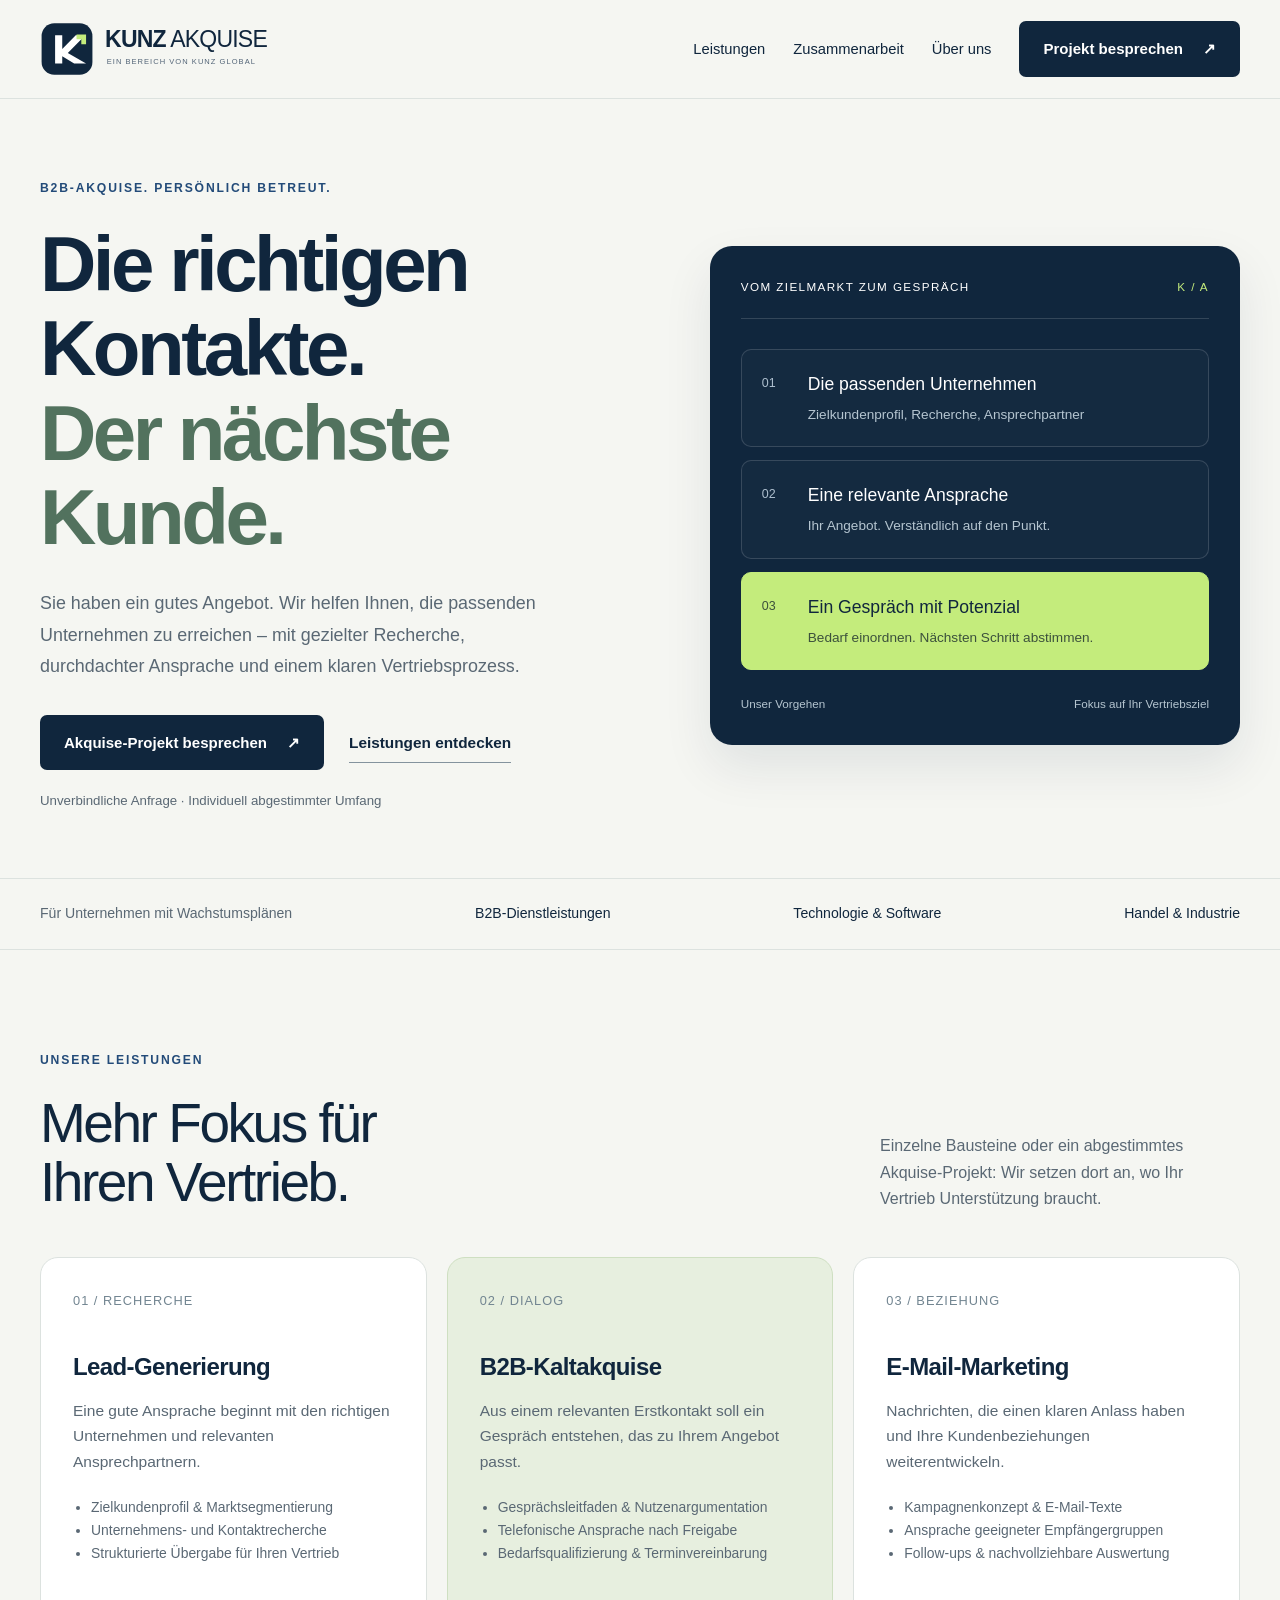
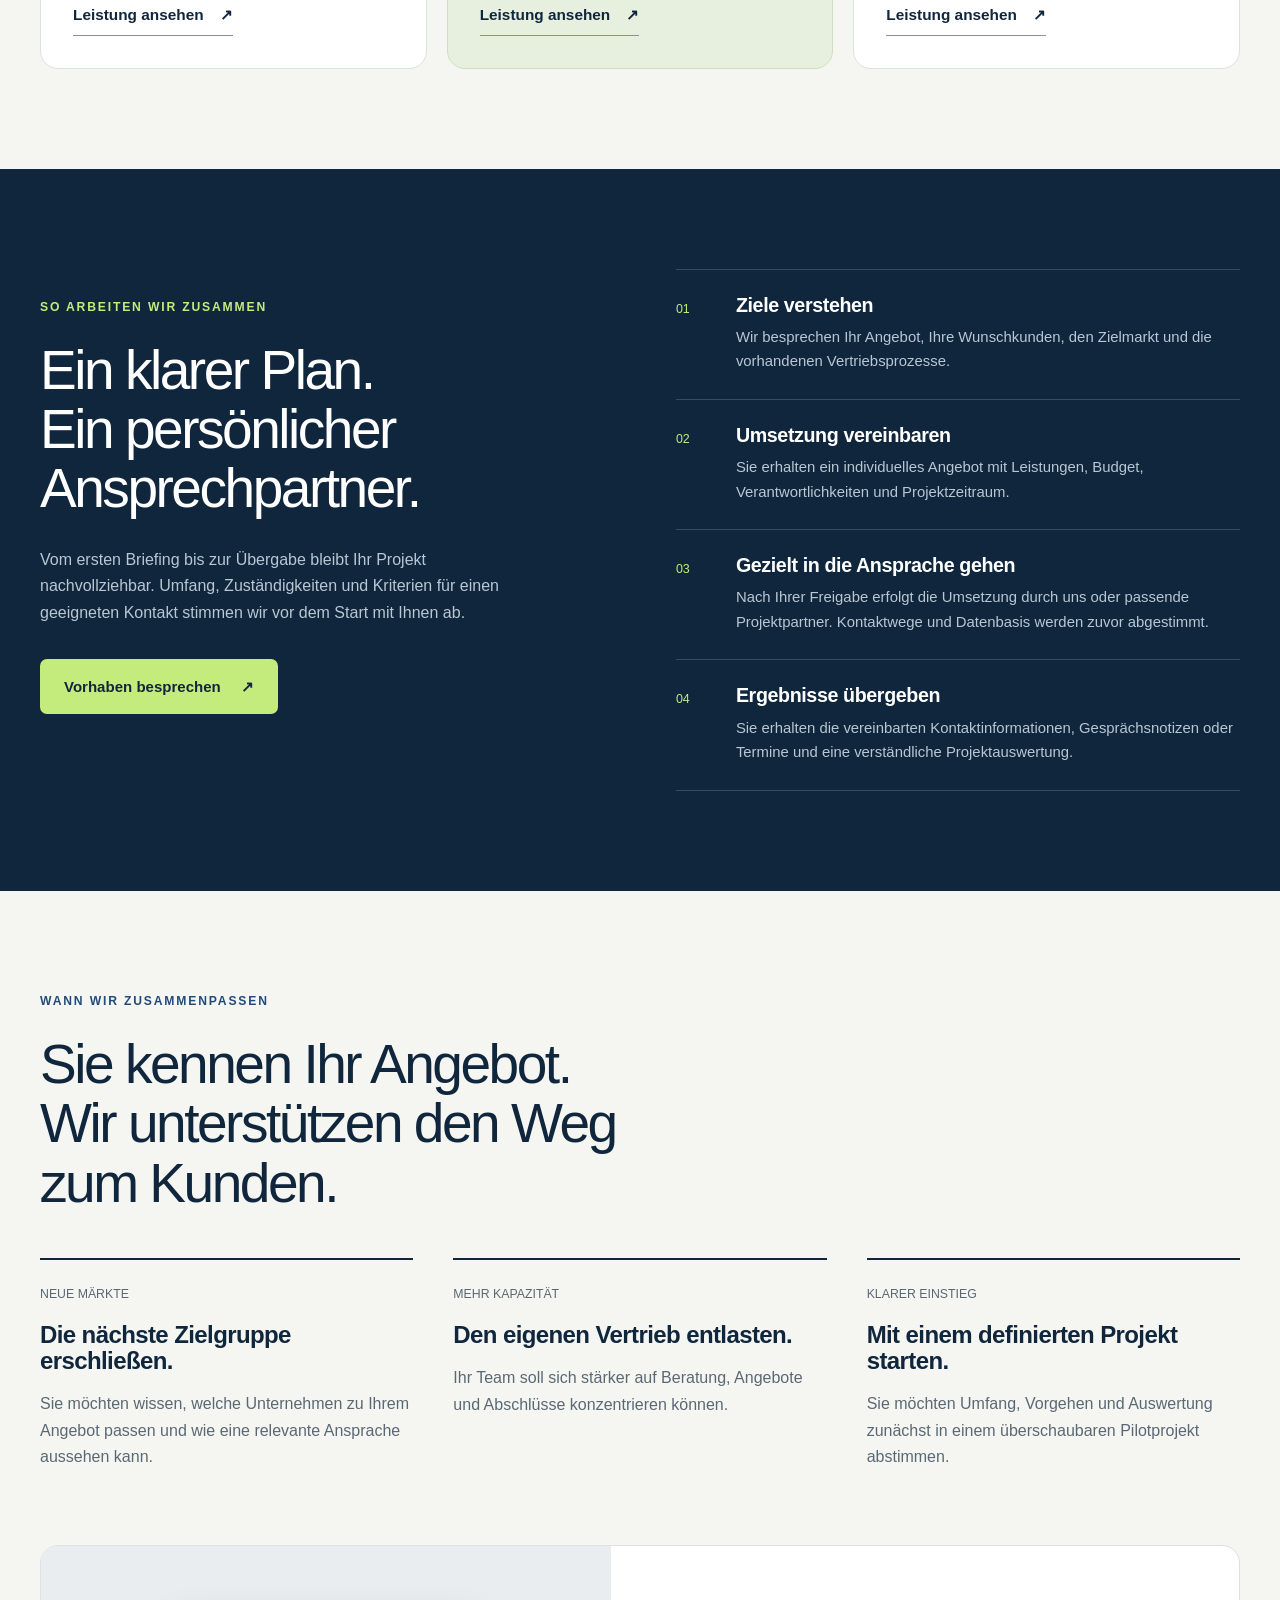
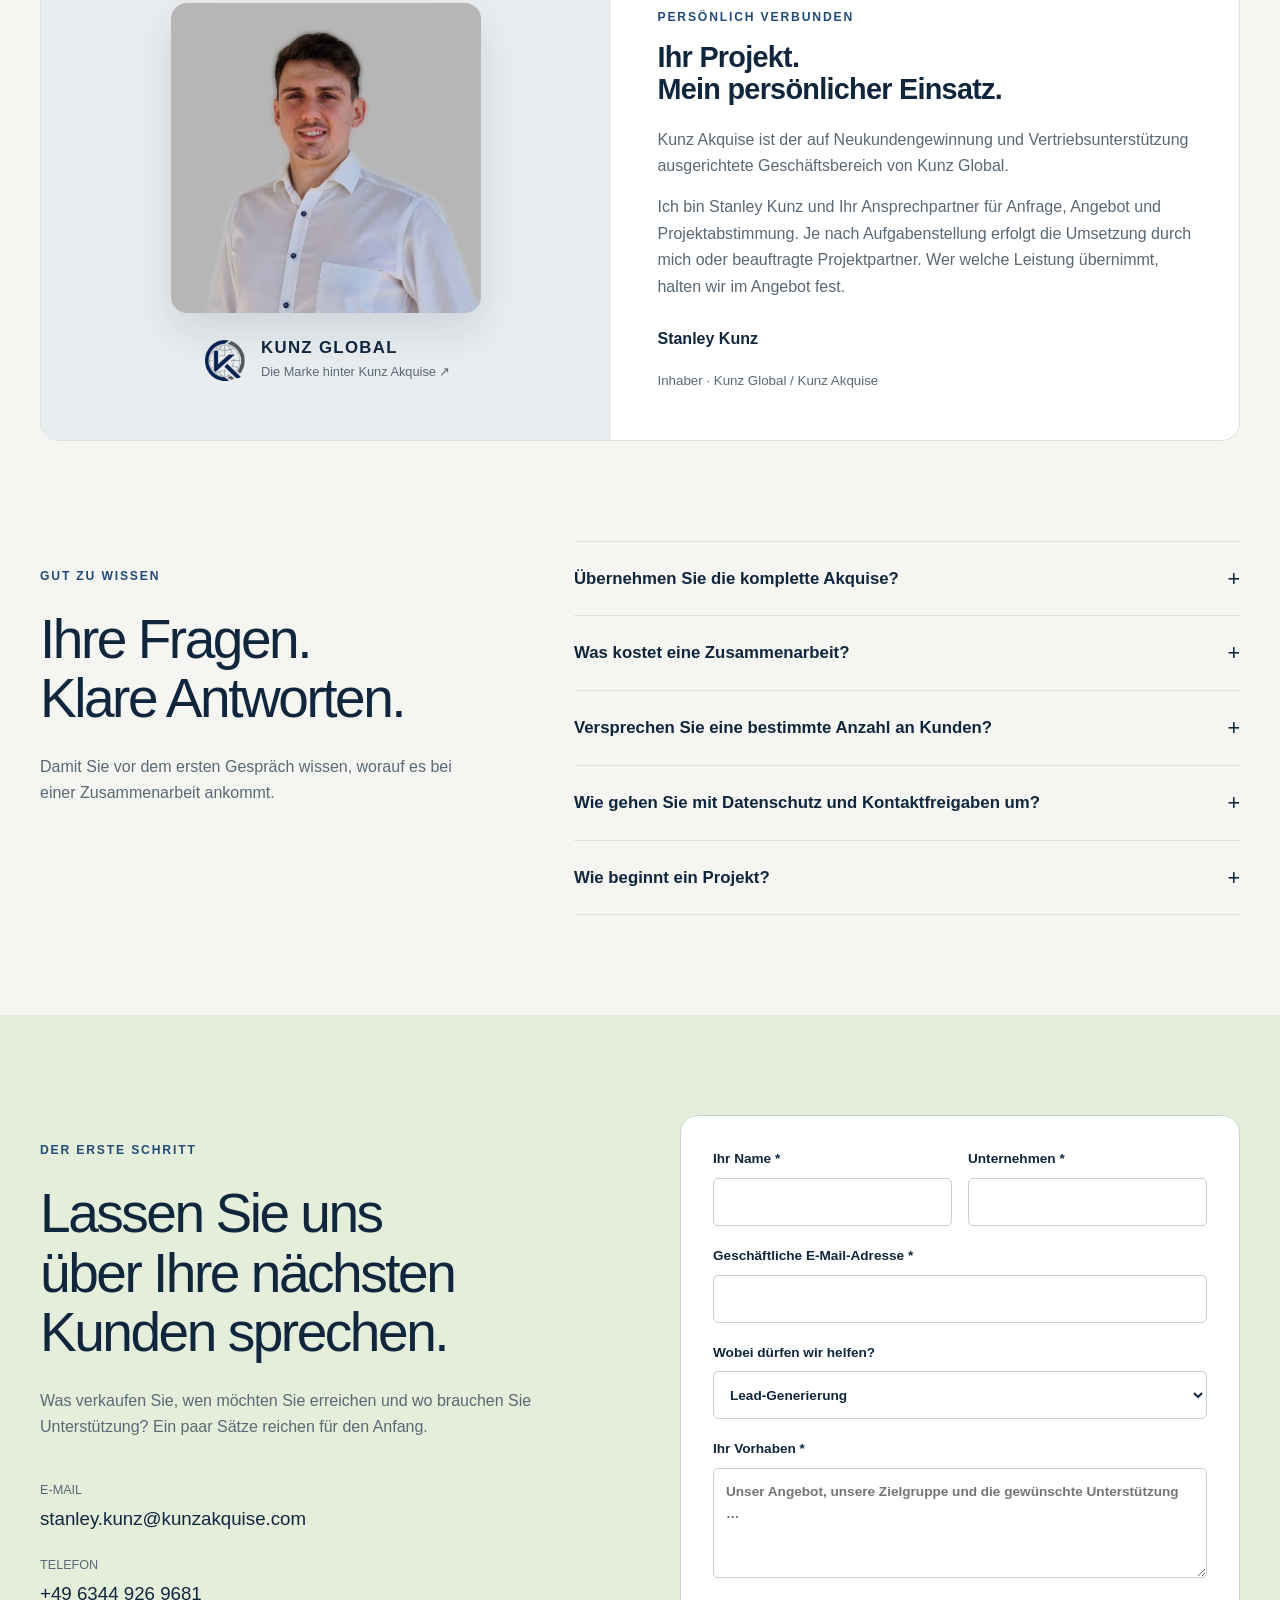
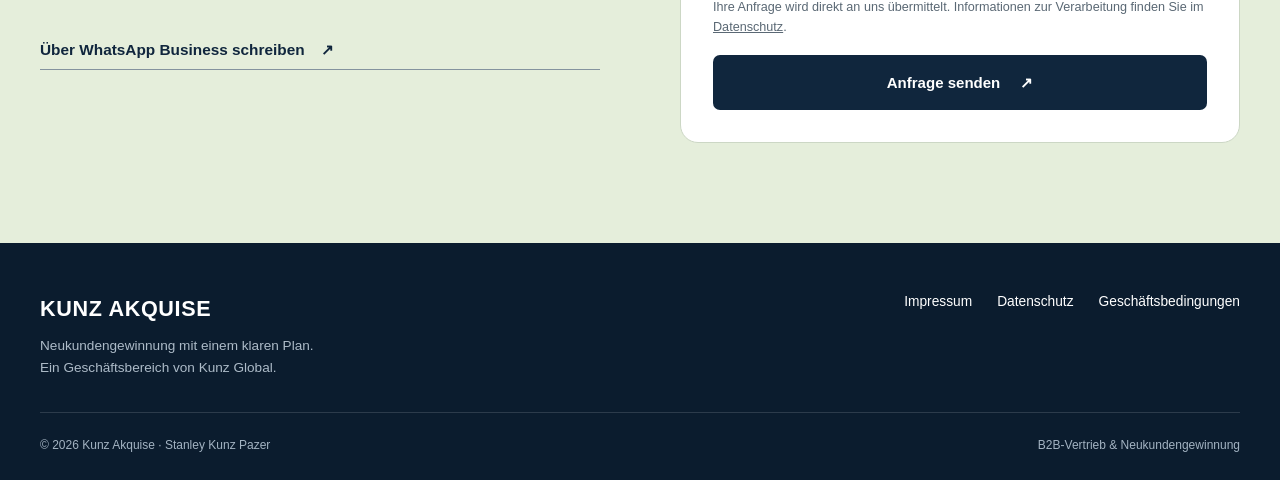
<file: index.html>
<!doctype html>
<html lang="de"><head><meta charset="utf-8"><meta name="viewport" content="width=device-width, initial-scale=1"><title>Kunz Akquise — B2B-Neukundengewinnung & Vertrieb</title><meta name="description" content="Zielkunden finden, relevante Gespräche anstoßen, Vertrieb unterstützen. Kunz Akquise: Lead-Generierung, B2B-Kaltakquise und E-Mail-Marketing. Ein Geschäftsbereich von Kunz Global."><meta name="theme-color" content="#10263d"><link rel="canonical" href="https://kunzakquise.com/"><link rel="icon" href="assets/favicon.svg" type="image/svg+xml"><link rel="stylesheet" href="assets/styles.css"><script src="assets/site.js" defer></script></head>
<body><a class="skip" href="#inhalt">Zum Inhalt</a>
<header class="site-header"><nav class="nav wrap" aria-label="Hauptnavigation"><a class="brand" href="index.html" aria-label="Kunz Akquise Startseite"><img src="assets/kunz-akquise.svg" width="340" height="72" alt="Kunz Akquise — ein Geschäftsbereich von Kunz Global"></a><button class="menu-toggle" type="button" aria-expanded="false" aria-controls="navigation">Menü</button><div class="nav-links" id="navigation"><a href="#leistungen">Leistungen</a><a href="#ablauf">Zusammenarbeit</a><a href="#ueber-uns">Über uns</a><a class="btn" href="#kontakt">Projekt besprechen <span aria-hidden="true">↗</span></a></div></nav></header>
<main id="inhalt"><section class="hero"><div class="wrap hero-grid"><div><p class="eyebrow">B2B-Akquise. Persönlich betreut.</p><h1>Die richtigen<br>Kontakte.<br><span>Der nächste<br>Kunde.</span></h1><p class="intro">Sie haben ein gutes Angebot. Wir helfen Ihnen, die passenden Unternehmen zu erreichen – mit gezielter Recherche, durchdachter Ansprache und einem klaren Vertriebsprozess.</p><div class="actions"><a class="btn" href="#kontakt">Akquise-Projekt besprechen <span aria-hidden="true">↗</span></a><a class="text-link" href="#leistungen">Leistungen entdecken</a></div><p class="hero-note">Unverbindliche Anfrage · Individuell abgestimmter Umfang</p></div><div class="process-visual" aria-label="Unser Ansatz: Zielkunden, Ansprache und qualifiziertes Gespräch"><div class="visual-top"><span>VOM ZIELMARKT ZUM GESPRÄCH</span><span>K / A</span></div><div class="journey"><div class="journey-step"><span class="number">01</span><div><strong>Die passenden Unternehmen</strong><p>Zielkundenprofil, Recherche, Ansprechpartner</p></div></div><div class="journey-step"><span class="number">02</span><div><strong>Eine relevante Ansprache</strong><p>Ihr Angebot. Verständlich auf den Punkt.</p></div></div><div class="journey-step"><span class="number">03</span><div><strong>Ein Gespräch mit Potenzial</strong><p>Bedarf einordnen. Nächsten Schritt abstimmen.</p></div></div></div><div class="visual-bottom"><span>Unser Vorgehen</span><span>Fokus auf Ihr Vertriebsziel</span></div></div></div></section>
<div class="strip"><div class="wrap strip-inner"><span>Für Unternehmen mit Wachstumsplänen</span><strong>B2B-Dienstleistungen</strong><strong>Technologie & Software</strong><strong>Handel & Industrie</strong></div></div>
<section class="section" id="leistungen"><div class="wrap"><p class="eyebrow">Unsere Leistungen</p><div class="section-top"><h2>Mehr Fokus für<br>Ihren Vertrieb.</h2><p>Einzelne Bausteine oder ein abgestimmtes Akquise-Projekt: Wir setzen dort an, wo Ihr Vertrieb Unterstützung braucht.</p></div><div class="services"><article class="service"><span class="service-no">01 / RECHERCHE</span><h3>Lead-Generierung</h3><p>Eine gute Ansprache beginnt mit den richtigen Unternehmen und relevanten Ansprechpartnern.</p><ul><li>Zielkundenprofil & Marktsegmentierung</li><li>Unternehmens- und Kontaktrecherche</li><li>Strukturierte Übergabe für Ihren Vertrieb</li></ul><a class="text-link" href="lead-generierung.html">Leistung ansehen <span aria-hidden="true">↗</span></a></article><article class="service featured"><span class="service-no">02 / DIALOG</span><h3>B2B-Kaltakquise</h3><p>Aus einem relevanten Erstkontakt soll ein Gespräch entstehen, das zu Ihrem Angebot passt.</p><ul><li>Gesprächsleitfaden & Nutzenargumentation</li><li>Telefonische Ansprache nach Freigabe</li><li>Bedarfsqualifizierung & Terminvereinbarung</li></ul><a class="text-link" href="b2b-kaltakquise.html">Leistung ansehen <span aria-hidden="true">↗</span></a></article><article class="service"><span class="service-no">03 / BEZIEHUNG</span><h3>E-Mail-Marketing</h3><p>Nachrichten, die einen klaren Anlass haben und Ihre Kundenbeziehungen weiterentwickeln.</p><ul><li>Kampagnenkonzept & E-Mail-Texte</li><li>Ansprache geeigneter Empfängergruppen</li><li>Follow-ups & nachvollziehbare Auswertung</li></ul><a class="text-link" href="email-marketing.html">Leistung ansehen <span aria-hidden="true">↗</span></a></article></div></div></section>
<section class="section dark" id="ablauf"><div class="wrap method-grid"><div class="method-copy"><p class="eyebrow">So arbeiten wir zusammen</p><h2>Ein klarer Plan.<br>Ein persönlicher<br>Ansprechpartner.</h2><p>Vom ersten Briefing bis zur Übergabe bleibt Ihr Projekt nachvollziehbar. Umfang, Zuständigkeiten und Kriterien für einen geeigneten Kontakt stimmen wir vor dem Start mit Ihnen ab.</p><div class="actions"><a class="btn light" href="#kontakt">Vorhaben besprechen <span aria-hidden="true">↗</span></a></div></div><ol class="steps"><li><div><h3>Ziele verstehen</h3><p>Wir besprechen Ihr Angebot, Ihre Wunschkunden, den Zielmarkt und die vorhandenen Vertriebsprozesse.</p></div></li><li><div><h3>Umsetzung vereinbaren</h3><p>Sie erhalten ein individuelles Angebot mit Leistungen, Budget, Verantwortlichkeiten und Projektzeitraum.</p></div></li><li><div><h3>Gezielt in die Ansprache gehen</h3><p>Nach Ihrer Freigabe erfolgt die Umsetzung durch uns oder passende Projektpartner. Kontaktwege und Datenbasis werden zuvor abgestimmt.</p></div></li><li><div><h3>Ergebnisse übergeben</h3><p>Sie erhalten die vereinbarten Kontaktinformationen, Gesprächsnotizen oder Termine und eine verständliche Projektauswertung.</p></div></li></ol></div></section>
<section class="section"><div class="wrap"><p class="eyebrow">Wann wir zusammenpassen</p><div class="section-top"><h2>Sie kennen Ihr Angebot.<br>Wir unterstützen den Weg<br>zum Kunden.</h2></div><div class="fit-grid"><article class="fit-card"><span>NEUE MÄRKTE</span><h3>Die nächste Zielgruppe erschließen.</h3><p>Sie möchten wissen, welche Unternehmen zu Ihrem Angebot passen und wie eine relevante Ansprache aussehen kann.</p></article><article class="fit-card"><span>MEHR KAPAZITÄT</span><h3>Den eigenen Vertrieb entlasten.</h3><p>Ihr Team soll sich stärker auf Beratung, Angebote und Abschlüsse konzentrieren können.</p></article><article class="fit-card"><span>KLARER EINSTIEG</span><h3>Mit einem definierten Projekt starten.</h3><p>Sie möchten Umfang, Vorgehen und Auswertung zunächst in einem überschaubaren Pilotprojekt abstimmen.</p></article></div>
<div class="partner-panel" id="ueber-uns"><div class="partner-mark"><img class="portrait" src="assets/stanley-kunz.jpg" width="720" height="720" loading="lazy" alt="Stanley Kunz, Inhaber von Kunz Global und Ihr Ansprechpartner bei Kunz Akquise"><a class="partner-brand" href="https://www.kunzglobal.com/" target="_blank" rel="noopener noreferrer" aria-label="Zur Webseite von Kunz Global"><img src="assets/kunz-global.jpeg" width="46" height="46" loading="lazy" alt="Kunz Global Logo"><span><strong>KUNZ GLOBAL</strong><small>Die Marke hinter Kunz Akquise ↗</small></span></a></div><div class="partner-copy"><p class="eyebrow">Persönlich verbunden</p><h3>Ihr Projekt.<br>Mein persönlicher Einsatz.</h3><p>Kunz Akquise ist der auf Neukundengewinnung und Vertriebsunterstützung ausgerichtete Geschäftsbereich von Kunz Global.</p><p>Ich bin Stanley Kunz und Ihr Ansprechpartner für Anfrage, Angebot und Projektabstimmung. Je nach Aufgabenstellung erfolgt die Umsetzung durch mich oder beauftragte Projektpartner. Wer welche Leistung übernimmt, halten wir im Angebot fest.</p><p class="signature">Stanley Kunz</p><small>Inhaber · Kunz Global / Kunz Akquise</small></div></div></div></section>
<section class="section" style="padding-top:0"><div class="wrap faq-layout"><div><p class="eyebrow">Gut zu wissen</p><h2>Ihre Fragen.<br>Klare Antworten.</h2><p>Damit Sie vor dem ersten Gespräch wissen, worauf es bei einer Zusammenarbeit ankommt.</p></div><div class="faqs"><details><summary>Übernehmen Sie die komplette Akquise?</summary><p>Der Umfang richtet sich nach Ihrem Bedarf und den verfügbaren Projektkapazitäten. Möglich sind einzelne Leistungen wie Recherche und Texte oder eine abgestimmte Kombination mit Ansprache und Terminvereinbarung. Die Umsetzung und beteiligte Partner werden im Angebot benannt.</p></details><details><summary>Was kostet eine Zusammenarbeit?</summary><p>Sie erhalten ein individuelles Angebot. Entscheidend sind Zielmarkt, Rechercheaufwand, Kontaktkanäle, Projektumfang und die vereinbarte Auswertung. Leistungen und Vergütung werden vor Projektbeginn schriftlich festgehalten.</p></details><details><summary>Versprechen Sie eine bestimmte Anzahl an Kunden?</summary><p>Nein. Abschlüsse hängen auch von Ihrem Angebot, Markt und Folgeprozess ab. Wir vereinbaren konkrete Leistungen und nachvollziehbare Kriterien, etwa für Zielkontakte oder qualifizierte Termine. Eine Rechercheadresse ist dabei noch kein interessierter Lead.</p></details><details><summary>Wie gehen Sie mit Datenschutz und Kontaktfreigaben um?</summary><p>Vor dem Start werden Datenherkunft, Empfängergruppe und zulässige Kontaktwege geklärt. E-Mail-Marketing setzt eine passende Einwilligung oder eine im Einzelfall einschlägige gesetzliche Ausnahme voraus. Eine öffentlich auffindbare Adresse allein gilt nicht als Freigabe für Werbung.</p></details><details><summary>Wie beginnt ein Projekt?</summary><p>Beschreiben Sie uns Ihr Angebot, Ihre Zielgruppe und Ihren Unterstützungsbedarf. Im Anschluss klären wir die Machbarkeit und erstellen bei passendem Umfang ein Angebot. Ihre Anfrage löst noch keinen kostenpflichtigen Auftrag aus.</p></details></div></div></section>
<section class="section contact" id="kontakt"><div class="wrap contact-grid"><div class="contact-copy"><p class="eyebrow">Der erste Schritt</p><h2>Lassen Sie uns<br>über Ihre nächsten<br>Kunden sprechen.</h2><p>Was verkaufen Sie, wen möchten Sie erreichen und wo brauchen Sie Unterstützung? Ein paar Sätze reichen für den Anfang.</p><div class="contact-links"><a href="mailto:stanley.kunz@kunzakquise.com"><small>E-MAIL</small><strong>stanley.kunz@kunzakquise.com</strong></a><a href="tel:+4963449269681"><small>TELEFON</small><strong>+49 6344 926 9681</strong></a><a class="text-link" href="https://wa.me/4963449269681" target="_blank" rel="noopener noreferrer">Über WhatsApp Business schreiben <span aria-hidden="true">↗</span></a></div></div><form class="contact-form" id="enquiry" action="mailto:stanley.kunz@kunzakquise.com" method="get"><div class="form-row"><label>Ihr Name *<input name="name" autocomplete="name" required maxlength="100"></label><label>Unternehmen *<input name="firma" autocomplete="organization" required maxlength="150"></label></div><label>Geschäftliche E-Mail-Adresse *<input name="email" type="email" autocomplete="email" required maxlength="254"></label><label>Wobei dürfen wir helfen?<select name="leistung"><option>Lead-Generierung</option><option>B2B-Kaltakquise</option><option>E-Mail-Marketing</option><option>Mehrere Leistungen / Beratung</option></select></label><label>Ihr Vorhaben *<textarea name="nachricht" required maxlength="3000" placeholder="Unser Angebot, unsere Zielgruppe und die gewünschte Unterstützung …"></textarea></label><div class="hp" aria-hidden="true"><label>Webseite (bitte frei lassen)<input type="text" name="website" tabindex="-1" autocomplete="off"></label></div><input type="hidden" name="t" value=""><p class="form-note">Ihre Anfrage wird direkt an uns übermittelt. Informationen zur Verarbeitung finden Sie im <a href="datenschutz.html">Datenschutz</a>.</p><button class="btn" type="submit">Anfrage senden <span aria-hidden="true">↗</span></button><p class="form-feedback" id="form-feedback" role="status"></p></form></div></section></main>
<footer class="footer"><div class="wrap"><div class="footer-top"><div><a class="footer-brand" href="index.html">KUNZ AKQUISE</a><p>Neukundengewinnung mit einem klaren Plan.<br>Ein Geschäftsbereich von <a href="https://www.kunzglobal.com/">Kunz Global</a>.</p></div><nav class="footer-links" aria-label="Rechtliche Informationen"><a href="impressum.html">Impressum</a><a href="datenschutz.html">Datenschutz</a><a href="agb.html">Geschäftsbedingungen</a></nav></div><div class="footer-bottom"><span>© 2026 Kunz Akquise · Stanley Kunz Pazer</span><span>B2B-Vertrieb & Neukundengewinnung</span></div></div></footer></body></html>
</file>
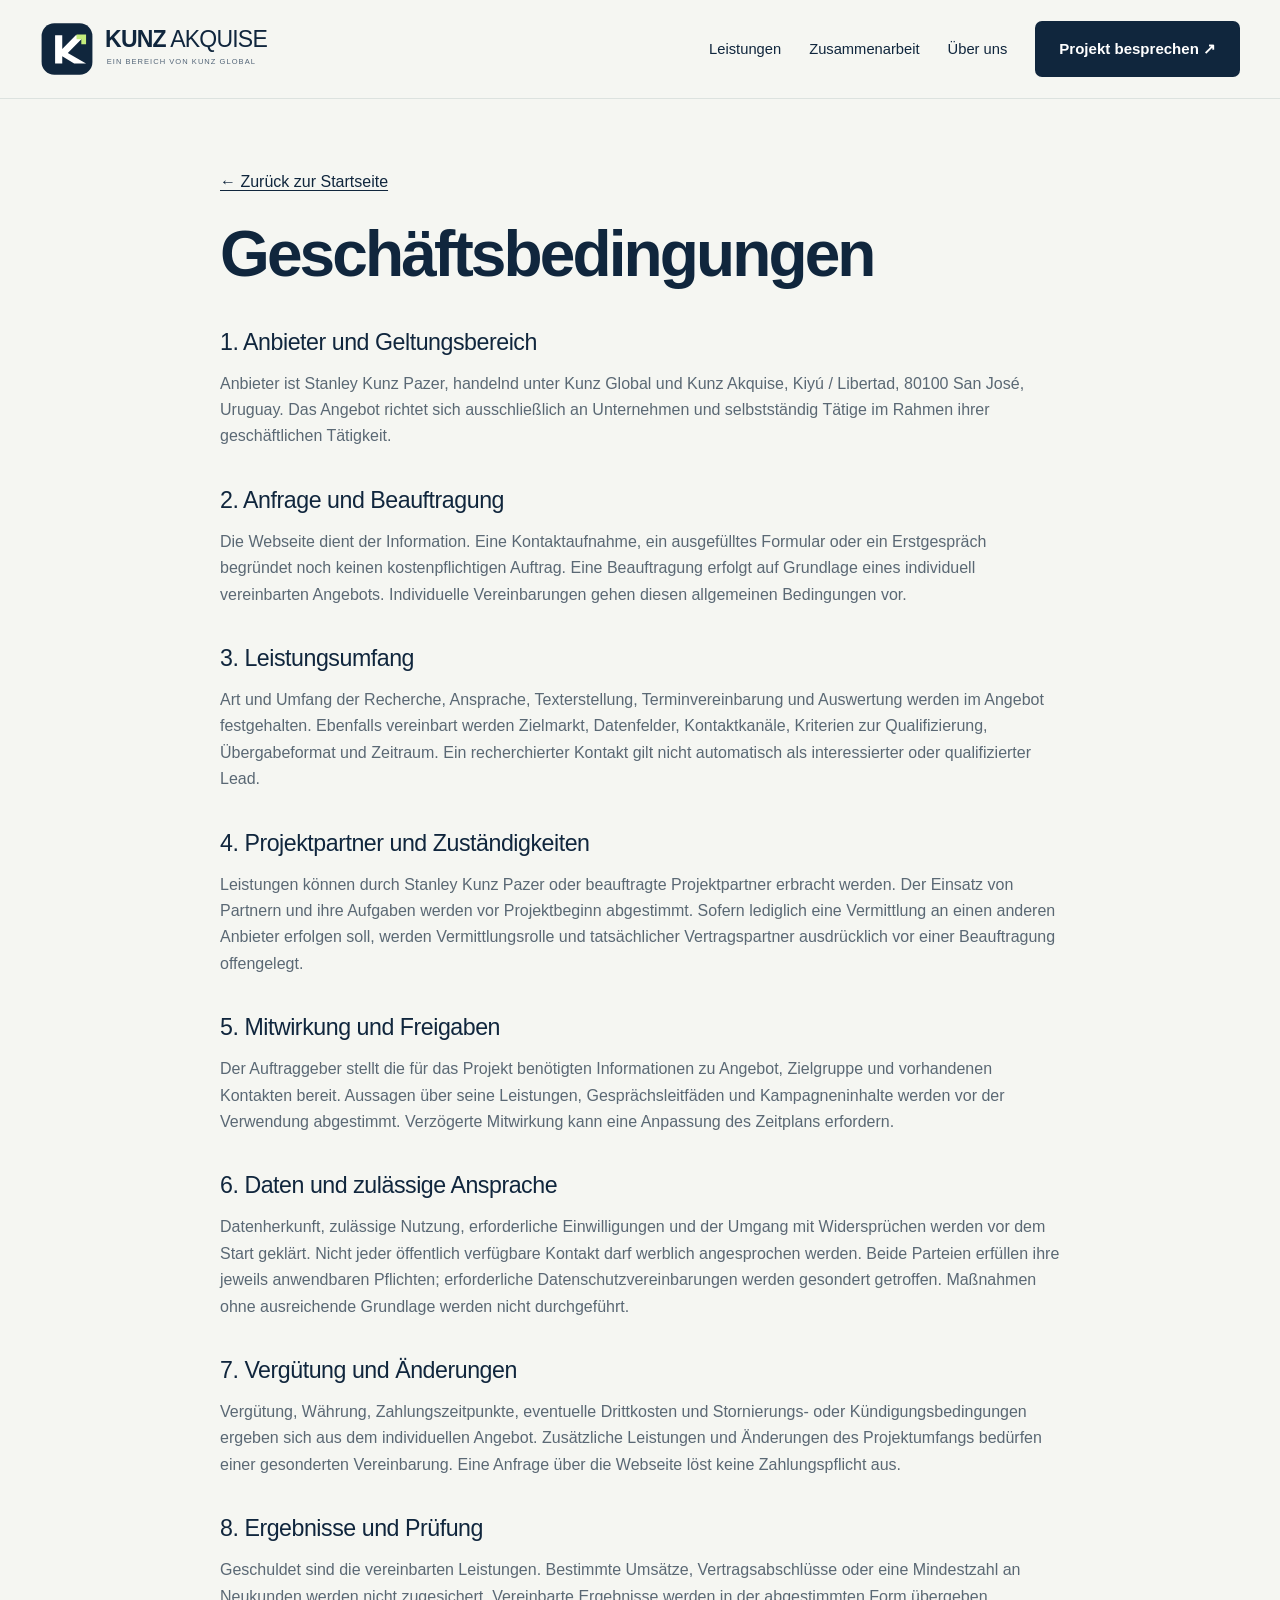
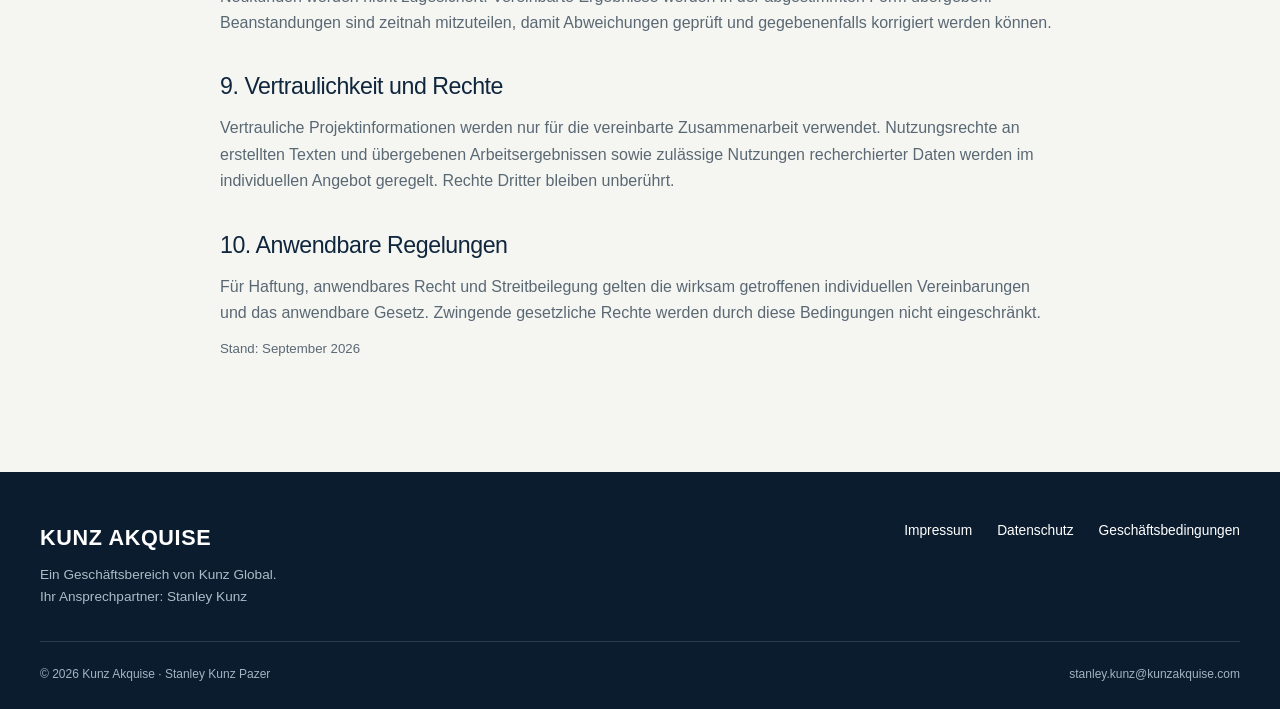
<file: agb.html>
<!doctype html>
<html lang="de"><head><meta charset="utf-8"><meta name="viewport" content="width=device-width, initial-scale=1"><title>Geschäftsbedingungen — Kunz Akquise</title><meta name="description" content="Bedingungen der Zusammenarbeit für B2B-Akquise, Lead-Recherche und E-Mail-Marketing mit Kunz Akquise."><meta name="theme-color" content="#10263d"><link rel="canonical" href="https://kunzakquise.com/agb.html"><link rel="icon" href="assets/favicon.svg" type="image/svg+xml"><link rel="stylesheet" href="assets/styles.css"><script src="assets/site.js" defer></script></head><body><a class="skip" href="#inhalt">Zum Inhalt</a><header class="site-header"><nav class="nav wrap" aria-label="Hauptnavigation"><a class="brand" href="index.html"><img src="assets/kunz-akquise.svg" width="340" height="72" alt="Kunz Akquise — ein Geschäftsbereich von Kunz Global"></a><button class="menu-toggle" type="button" aria-expanded="false" aria-controls="navigation">Menü</button><div class="nav-links" id="navigation"><a href="index.html#leistungen">Leistungen</a><a href="index.html#ablauf">Zusammenarbeit</a><a href="index.html#ueber-uns">Über uns</a><a class="btn" href="index.html#kontakt">Projekt besprechen ↗</a></div></nav></header><main id="inhalt" class="legal wrap"><a href="index.html">← Zurück zur Startseite</a><h1>Geschäftsbedingungen</h1><h2>1. Anbieter und Geltungsbereich</h2><p>Anbieter ist Stanley Kunz Pazer, handelnd unter Kunz Global und Kunz Akquise, Kiyú / Libertad, 80100 San José, Uruguay. Das Angebot richtet sich ausschließlich an Unternehmen und selbstständig Tätige im Rahmen ihrer geschäftlichen Tätigkeit.</p><h2>2. Anfrage und Beauftragung</h2><p>Die Webseite dient der Information. Eine Kontaktaufnahme, ein ausgefülltes Formular oder ein Erstgespräch begründet noch keinen kostenpflichtigen Auftrag. Eine Beauftragung erfolgt auf Grundlage eines individuell vereinbarten Angebots. Individuelle Vereinbarungen gehen diesen allgemeinen Bedingungen vor.</p><h2>3. Leistungsumfang</h2><p>Art und Umfang der Recherche, Ansprache, Texterstellung, Terminvereinbarung und Auswertung werden im Angebot festgehalten. Ebenfalls vereinbart werden Zielmarkt, Datenfelder, Kontaktkanäle, Kriterien zur Qualifizierung, Übergabeformat und Zeitraum. Ein recherchierter Kontakt gilt nicht automatisch als interessierter oder qualifizierter Lead.</p><h2>4. Projektpartner und Zuständigkeiten</h2><p>Leistungen können durch Stanley Kunz Pazer oder beauftragte Projektpartner erbracht werden. Der Einsatz von Partnern und ihre Aufgaben werden vor Projektbeginn abgestimmt. Sofern lediglich eine Vermittlung an einen anderen Anbieter erfolgen soll, werden Vermittlungsrolle und tatsächlicher Vertragspartner ausdrücklich vor einer Beauftragung offengelegt.</p><h2>5. Mitwirkung und Freigaben</h2><p>Der Auftraggeber stellt die für das Projekt benötigten Informationen zu Angebot, Zielgruppe und vorhandenen Kontakten bereit. Aussagen über seine Leistungen, Gesprächsleitfäden und Kampagneninhalte werden vor der Verwendung abgestimmt. Verzögerte Mitwirkung kann eine Anpassung des Zeitplans erfordern.</p><h2>6. Daten und zulässige Ansprache</h2><p>Datenherkunft, zulässige Nutzung, erforderliche Einwilligungen und der Umgang mit Widersprüchen werden vor dem Start geklärt. Nicht jeder öffentlich verfügbare Kontakt darf werblich angesprochen werden. Beide Parteien erfüllen ihre jeweils anwendbaren Pflichten; erforderliche Datenschutzvereinbarungen werden gesondert getroffen. Maßnahmen ohne ausreichende Grundlage werden nicht durchgeführt.</p><h2>7. Vergütung und Änderungen</h2><p>Vergütung, Währung, Zahlungszeitpunkte, eventuelle Drittkosten und Stornierungs- oder Kündigungsbedingungen ergeben sich aus dem individuellen Angebot. Zusätzliche Leistungen und Änderungen des Projektumfangs bedürfen einer gesonderten Vereinbarung. Eine Anfrage über die Webseite löst keine Zahlungspflicht aus.</p><h2>8. Ergebnisse und Prüfung</h2><p>Geschuldet sind die vereinbarten Leistungen. Bestimmte Umsätze, Vertragsabschlüsse oder eine Mindestzahl an Neukunden werden nicht zugesichert. Vereinbarte Ergebnisse werden in der abgestimmten Form übergeben. Beanstandungen sind zeitnah mitzuteilen, damit Abweichungen geprüft und gegebenenfalls korrigiert werden können.</p><h2>9. Vertraulichkeit und Rechte</h2><p>Vertrauliche Projektinformationen werden nur für die vereinbarte Zusammenarbeit verwendet. Nutzungsrechte an erstellten Texten und übergebenen Arbeitsergebnissen sowie zulässige Nutzungen recherchierter Daten werden im individuellen Angebot geregelt. Rechte Dritter bleiben unberührt.</p><h2>10. Anwendbare Regelungen</h2><p>Für Haftung, anwendbares Recht und Streitbeilegung gelten die wirksam getroffenen individuellen Vereinbarungen und das anwendbare Gesetz. Zwingende gesetzliche Rechte werden durch diese Bedingungen nicht eingeschränkt.</p><p class="date">Stand: September 2026</p></main><footer class="footer"><div class="wrap"><div class="footer-top"><div><a class="footer-brand" href="index.html">KUNZ AKQUISE</a><p>Ein Geschäftsbereich von <a href="https://www.kunzglobal.com/">Kunz Global</a>.<br>Ihr Ansprechpartner: Stanley Kunz</p></div><nav class="footer-links" aria-label="Rechtliche Informationen"><a href="impressum.html">Impressum</a><a href="datenschutz.html">Datenschutz</a><a href="agb.html">Geschäftsbedingungen</a></nav></div><div class="footer-bottom"><span>© 2026 Kunz Akquise · Stanley Kunz Pazer</span><a href="mailto:stanley.kunz@kunzakquise.com">stanley.kunz@kunzakquise.com</a></div></div></footer></body></html>
</file>
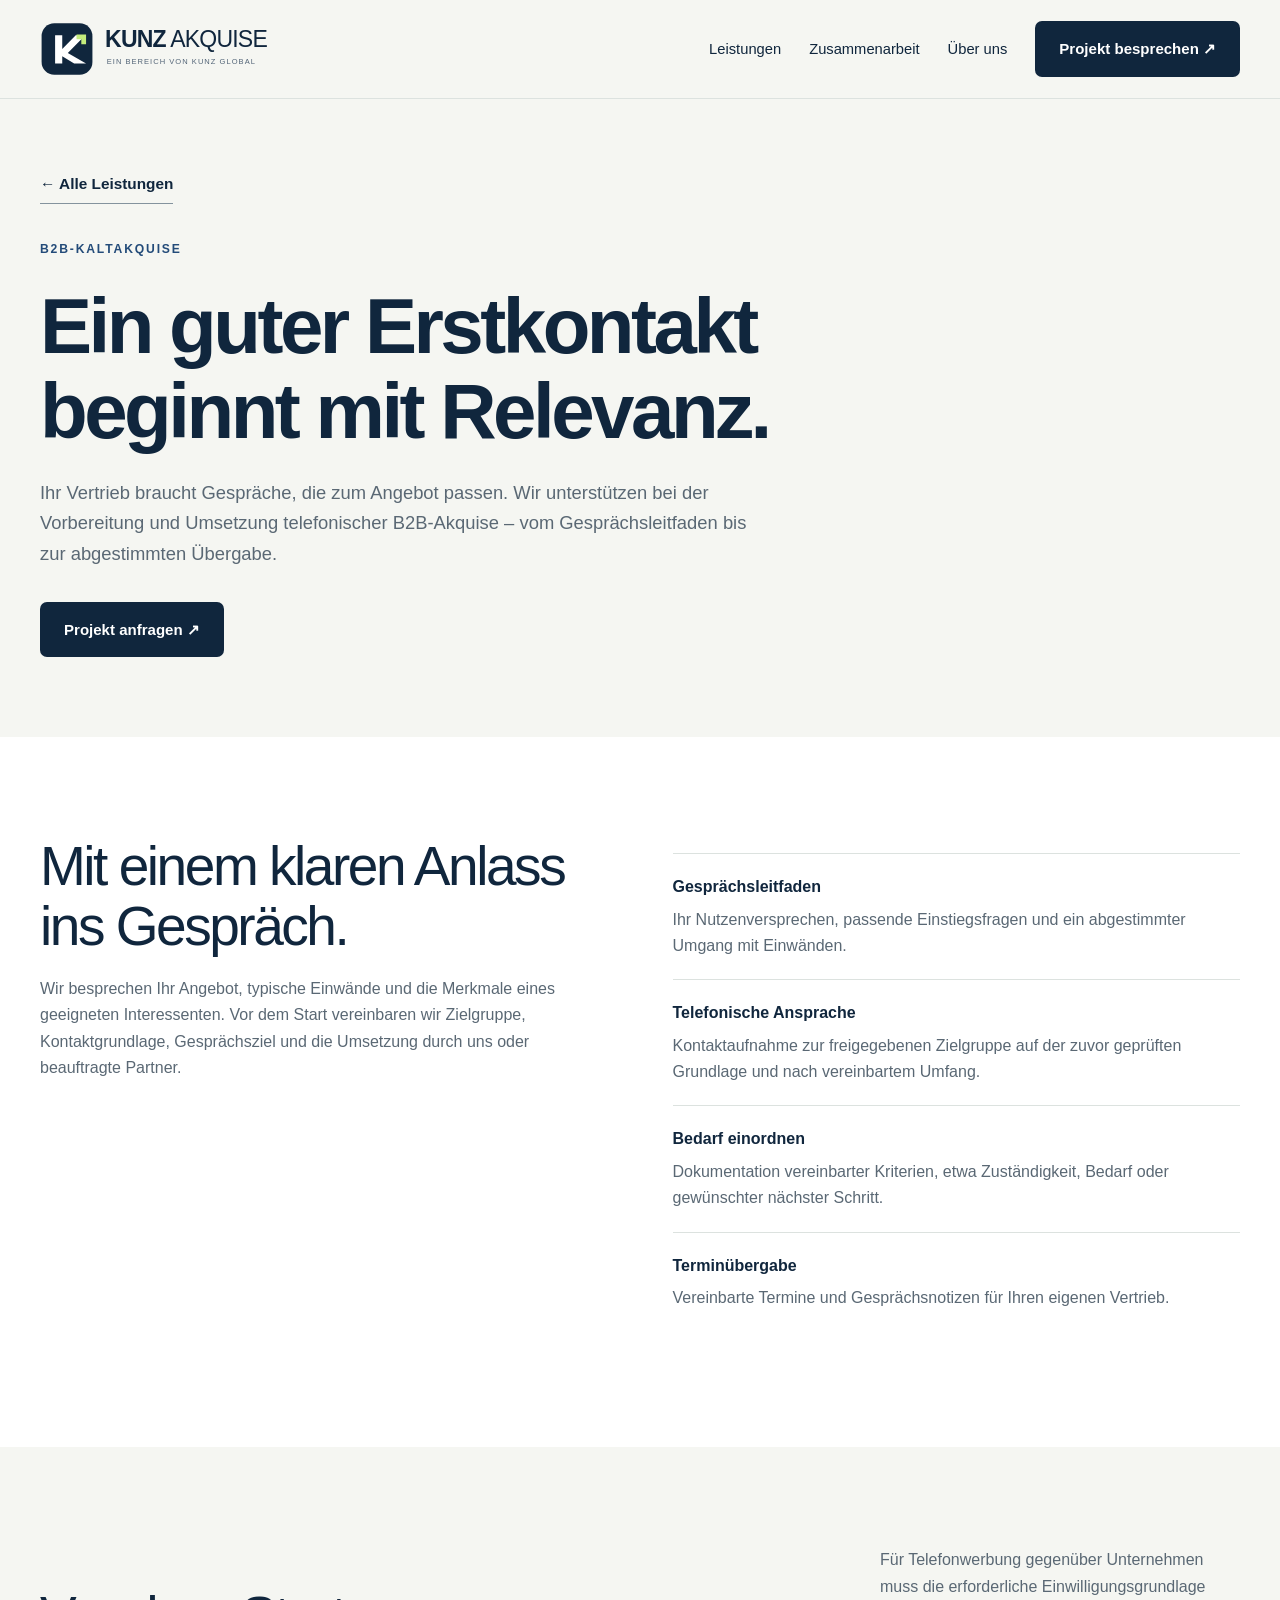
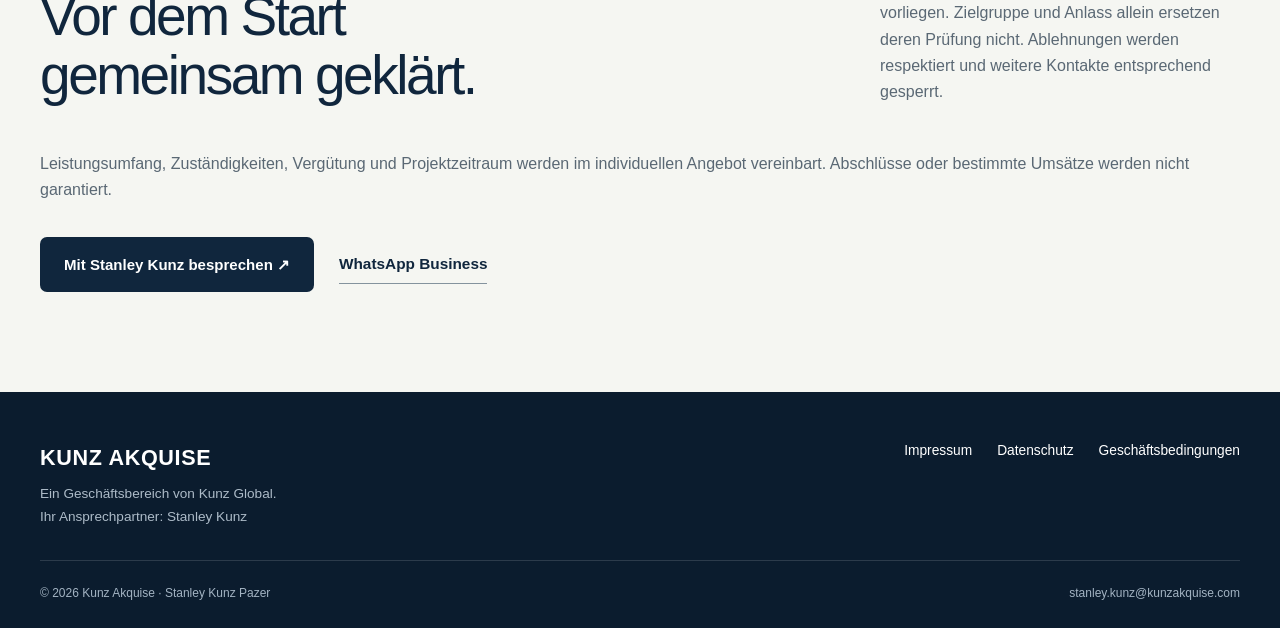
<file: b2b-kaltakquise.html>
<!doctype html>
<html lang="de"><head><meta charset="utf-8"><meta name="viewport" content="width=device-width, initial-scale=1"><title>B2B-Kaltakquise — Kunz Akquise</title><meta name="description" content="Telefonische B2B-Ansprache, Gesprächsleitfäden, Bedarfsqualifizierung und Terminvereinbarung nach individuellem Briefing."><meta name="theme-color" content="#10263d"><link rel="canonical" href="https://kunzakquise.com/b2b-kaltakquise.html"><link rel="icon" href="assets/favicon.svg" type="image/svg+xml"><link rel="stylesheet" href="assets/styles.css"><script src="assets/site.js" defer></script></head><body><a class="skip" href="#inhalt">Zum Inhalt</a><header class="site-header"><nav class="nav wrap" aria-label="Hauptnavigation"><a class="brand" href="index.html"><img src="assets/kunz-akquise.svg" width="340" height="72" alt="Kunz Akquise — ein Geschäftsbereich von Kunz Global"></a><button class="menu-toggle" type="button" aria-expanded="false" aria-controls="navigation">Menü</button><div class="nav-links" id="navigation"><a href="index.html#leistungen">Leistungen</a><a href="index.html#ablauf">Zusammenarbeit</a><a href="index.html#ueber-uns">Über uns</a><a class="btn" href="index.html#kontakt">Projekt besprechen ↗</a></div></nav></header><main id="inhalt"><section class="service-hero wrap"><a class="text-link" href="index.html#leistungen">← Alle Leistungen</a><p class="eyebrow" style="margin-top:35px">B2B-Kaltakquise</p><h1>Ein guter Erstkontakt<br>beginnt mit Relevanz.</h1><p class="intro">Ihr Vertrieb braucht Gespräche, die zum Angebot passen. Wir unterstützen bei der Vorbereitung und Umsetzung telefonischer B2B-Akquise – vom Gesprächsleitfaden bis zur abgestimmten Übergabe.</p><div class="actions"><a class="btn" href="index.html?leistung=B2B-Kaltakquise#kontakt">Projekt anfragen ↗</a></div></section><section class="section" style="background:white"><div class="wrap deliverables"><div><h2>Mit einem klaren Anlass ins Gespräch.</h2><p>Wir besprechen Ihr Angebot, typische Einwände und die Merkmale eines geeigneten Interessenten. Vor dem Start vereinbaren wir Zielgruppe, Kontaktgrundlage, Gesprächsziel und die Umsetzung durch uns oder beauftragte Partner.</p></div><ul><li><strong>Gesprächsleitfaden</strong><span>Ihr Nutzenversprechen, passende Einstiegsfragen und ein abgestimmter Umgang mit Einwänden.</span></li><li><strong>Telefonische Ansprache</strong><span>Kontaktaufnahme zur freigegebenen Zielgruppe auf der zuvor geprüften Grundlage und nach vereinbartem Umfang.</span></li><li><strong>Bedarf einordnen</strong><span>Dokumentation vereinbarter Kriterien, etwa Zuständigkeit, Bedarf oder gewünschter nächster Schritt.</span></li><li><strong>Terminübergabe</strong><span>Vereinbarte Termine und Gesprächsnotizen für Ihren eigenen Vertrieb.</span></li></ul></div></section><section class="section wrap"><div class="section-top"><h2>Vor dem Start<br>gemeinsam geklärt.</h2><p>Für Telefonwerbung gegenüber Unternehmen muss die erforderliche Einwilligungsgrundlage vorliegen. Zielgruppe und Anlass allein ersetzen deren Prüfung nicht. Ablehnungen werden respektiert und weitere Kontakte entsprechend gesperrt.</p></div><p>Leistungsumfang, Zuständigkeiten, Vergütung und Projektzeitraum werden im individuellen Angebot vereinbart. Abschlüsse oder bestimmte Umsätze werden nicht garantiert.</p><div class="actions"><a class="btn" href="index.html?leistung=B2B-Kaltakquise#kontakt">Mit Stanley Kunz besprechen ↗</a><a class="text-link" href="https://wa.me/4963449269681" target="_blank" rel="noopener noreferrer">WhatsApp Business</a></div></section></main><footer class="footer"><div class="wrap"><div class="footer-top"><div><a class="footer-brand" href="index.html">KUNZ AKQUISE</a><p>Ein Geschäftsbereich von <a href="https://www.kunzglobal.com/">Kunz Global</a>.<br>Ihr Ansprechpartner: Stanley Kunz</p></div><nav class="footer-links" aria-label="Rechtliche Informationen"><a href="impressum.html">Impressum</a><a href="datenschutz.html">Datenschutz</a><a href="agb.html">Geschäftsbedingungen</a></nav></div><div class="footer-bottom"><span>© 2026 Kunz Akquise · Stanley Kunz Pazer</span><a href="mailto:stanley.kunz@kunzakquise.com">stanley.kunz@kunzakquise.com</a></div></div></footer></body></html>
</file>
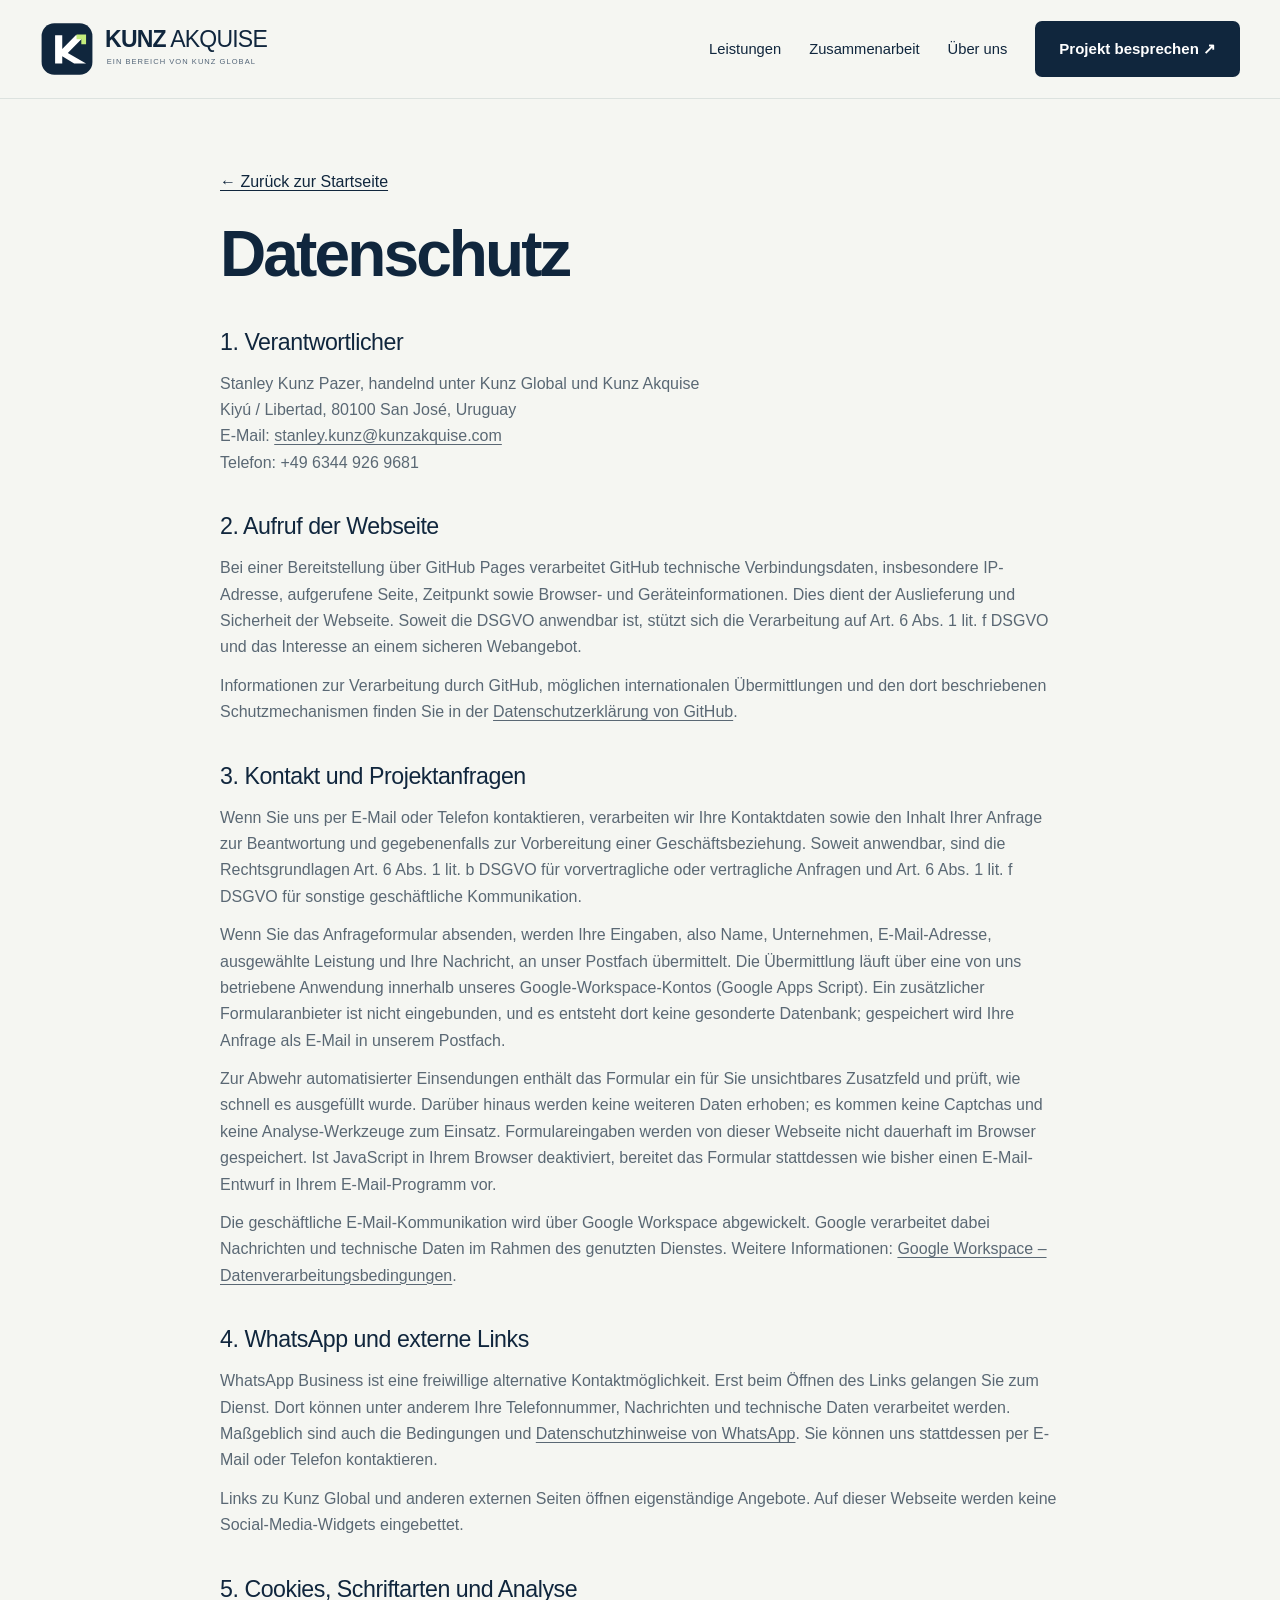
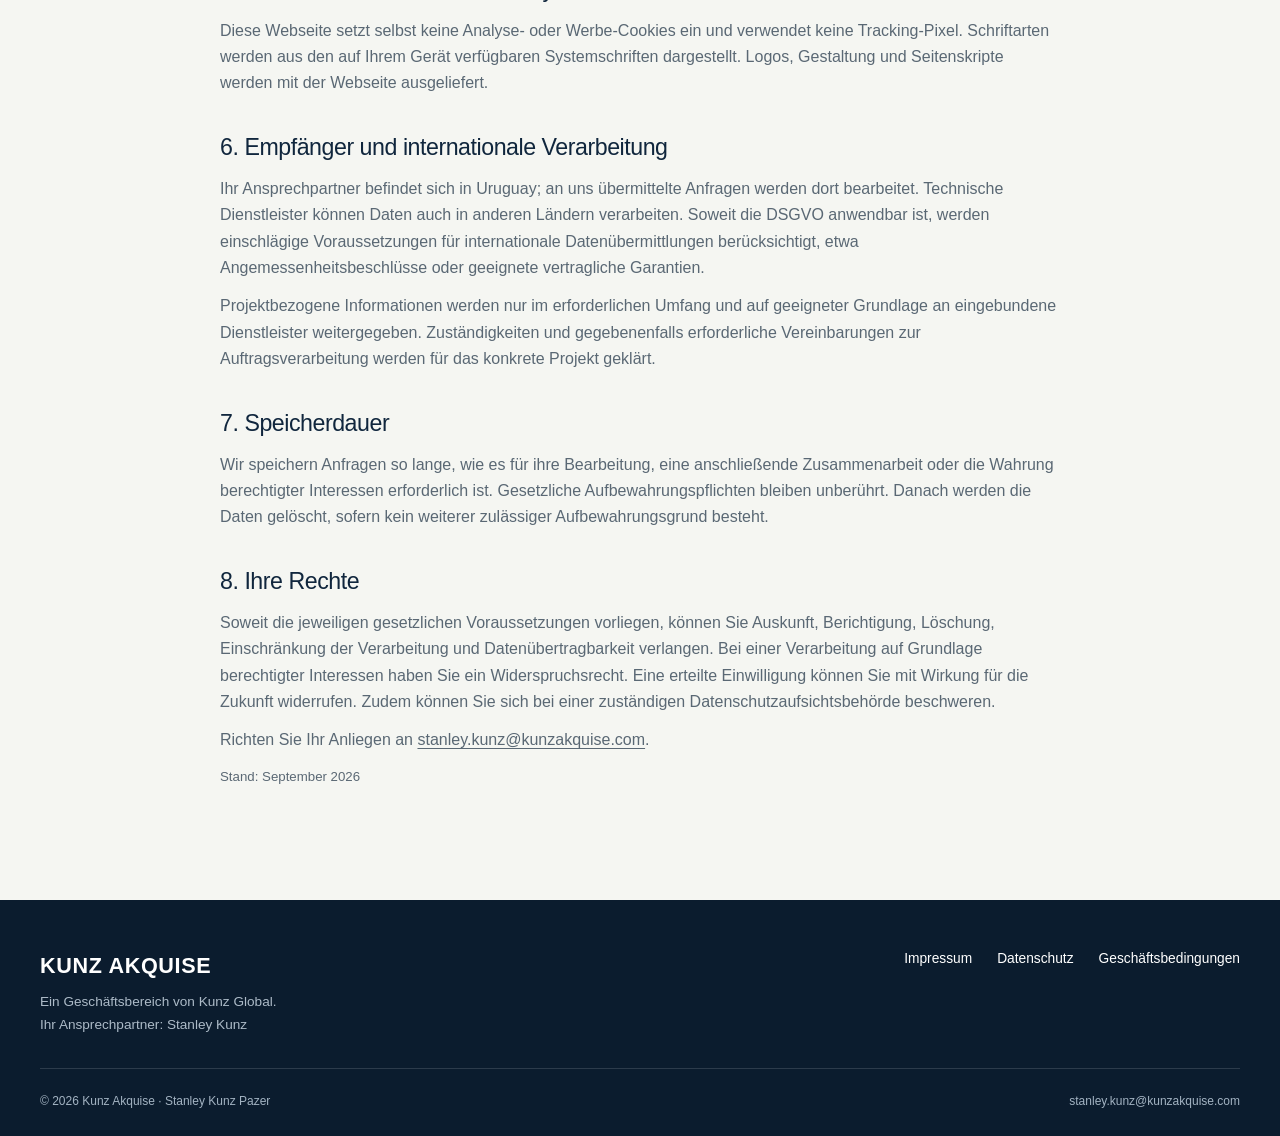
<file: datenschutz.html>
<!doctype html>
<html lang="de"><head><meta charset="utf-8"><meta name="viewport" content="width=device-width, initial-scale=1"><title>Datenschutz — Kunz Akquise</title><meta name="description" content="Informationen zur Verarbeitung personenbezogener Daten auf der Webseite von Kunz Akquise."><meta name="theme-color" content="#10263d"><link rel="canonical" href="https://kunzakquise.com/datenschutz.html"><link rel="icon" href="assets/favicon.svg" type="image/svg+xml"><link rel="stylesheet" href="assets/styles.css"><script src="assets/site.js" defer></script></head><body><a class="skip" href="#inhalt">Zum Inhalt</a><header class="site-header"><nav class="nav wrap" aria-label="Hauptnavigation"><a class="brand" href="index.html"><img src="assets/kunz-akquise.svg" width="340" height="72" alt="Kunz Akquise — ein Geschäftsbereich von Kunz Global"></a><button class="menu-toggle" type="button" aria-expanded="false" aria-controls="navigation">Menü</button><div class="nav-links" id="navigation"><a href="index.html#leistungen">Leistungen</a><a href="index.html#ablauf">Zusammenarbeit</a><a href="index.html#ueber-uns">Über uns</a><a class="btn" href="index.html#kontakt">Projekt besprechen ↗</a></div></nav></header><main id="inhalt" class="legal wrap"><a href="index.html">← Zurück zur Startseite</a><h1>Datenschutz</h1><h2>1. Verantwortlicher</h2><p>Stanley Kunz Pazer, handelnd unter Kunz Global und Kunz Akquise<br>Kiyú / Libertad, 80100 San José, Uruguay<br>E-Mail: <a href="mailto:stanley.kunz@kunzakquise.com">stanley.kunz@kunzakquise.com</a><br>Telefon: +49 6344 926 9681</p><h2>2. Aufruf der Webseite</h2><p>Bei einer Bereitstellung über GitHub Pages verarbeitet GitHub technische Verbindungsdaten, insbesondere IP-Adresse, aufgerufene Seite, Zeitpunkt sowie Browser- und Geräteinformationen. Dies dient der Auslieferung und Sicherheit der Webseite. Soweit die DSGVO anwendbar ist, stützt sich die Verarbeitung auf Art. 6 Abs. 1 lit. f DSGVO und das Interesse an einem sicheren Webangebot.</p><p>Informationen zur Verarbeitung durch GitHub, möglichen internationalen Übermittlungen und den dort beschriebenen Schutzmechanismen finden Sie in der <a href="https://docs.github.com/en/site-policy/privacy-policies/github-general-privacy-statement" target="_blank" rel="noopener noreferrer">Datenschutzerklärung von GitHub</a>.</p><h2>3. Kontakt und Projektanfragen</h2><p>Wenn Sie uns per E-Mail oder Telefon kontaktieren, verarbeiten wir Ihre Kontaktdaten sowie den Inhalt Ihrer Anfrage zur Beantwortung und gegebenenfalls zur Vorbereitung einer Geschäftsbeziehung. Soweit anwendbar, sind die Rechtsgrundlagen Art. 6 Abs. 1 lit. b DSGVO für vorvertragliche oder vertragliche Anfragen und Art. 6 Abs. 1 lit. f DSGVO für sonstige geschäftliche Kommunikation.</p><p>Wenn Sie das Anfrageformular absenden, werden Ihre Eingaben, also Name, Unternehmen, E-Mail-Adresse, ausgewählte Leistung und Ihre Nachricht, an unser Postfach übermittelt. Die Übermittlung läuft über eine von uns betriebene Anwendung innerhalb unseres Google-Workspace-Kontos (Google Apps Script). Ein zusätzlicher Formularanbieter ist nicht eingebunden, und es entsteht dort keine gesonderte Datenbank; gespeichert wird Ihre Anfrage als E-Mail in unserem Postfach.</p><p>Zur Abwehr automatisierter Einsendungen enthält das Formular ein für Sie unsichtbares Zusatzfeld und prüft, wie schnell es ausgefüllt wurde. Darüber hinaus werden keine weiteren Daten erhoben; es kommen keine Captchas und keine Analyse-Werkzeuge zum Einsatz. Formulareingaben werden von dieser Webseite nicht dauerhaft im Browser gespeichert. Ist JavaScript in Ihrem Browser deaktiviert, bereitet das Formular stattdessen wie bisher einen E-Mail-Entwurf in Ihrem E-Mail-Programm vor.</p><p>Die geschäftliche E-Mail-Kommunikation wird über Google Workspace abgewickelt. Google verarbeitet dabei Nachrichten und technische Daten im Rahmen des genutzten Dienstes. Weitere Informationen: <a href="https://workspace.google.com/terms/dpa_terms.html" target="_blank" rel="noopener noreferrer">Google Workspace – Datenverarbeitungsbedingungen</a>.</p><h2>4. WhatsApp und externe Links</h2><p>WhatsApp Business ist eine freiwillige alternative Kontaktmöglichkeit. Erst beim Öffnen des Links gelangen Sie zum Dienst. Dort können unter anderem Ihre Telefonnummer, Nachrichten und technische Daten verarbeitet werden. Maßgeblich sind auch die Bedingungen und <a href="https://www.whatsapp.com/legal/privacy-policy" target="_blank" rel="noopener noreferrer">Datenschutzhinweise von WhatsApp</a>. Sie können uns stattdessen per E-Mail oder Telefon kontaktieren.</p><p>Links zu Kunz Global und anderen externen Seiten öffnen eigenständige Angebote. Auf dieser Webseite werden keine Social-Media-Widgets eingebettet.</p><h2>5. Cookies, Schriftarten und Analyse</h2><p>Diese Webseite setzt selbst keine Analyse- oder Werbe-Cookies ein und verwendet keine Tracking-Pixel. Schriftarten werden aus den auf Ihrem Gerät verfügbaren Systemschriften dargestellt. Logos, Gestaltung und Seitenskripte werden mit der Webseite ausgeliefert.</p><h2>6. Empfänger und internationale Verarbeitung</h2><p>Ihr Ansprechpartner befindet sich in Uruguay; an uns übermittelte Anfragen werden dort bearbeitet. Technische Dienstleister können Daten auch in anderen Ländern verarbeiten. Soweit die DSGVO anwendbar ist, werden einschlägige Voraussetzungen für internationale Datenübermittlungen berücksichtigt, etwa Angemessenheitsbeschlüsse oder geeignete vertragliche Garantien.</p><p>Projektbezogene Informationen werden nur im erforderlichen Umfang und auf geeigneter Grundlage an eingebundene Dienstleister weitergegeben. Zuständigkeiten und gegebenenfalls erforderliche Vereinbarungen zur Auftragsverarbeitung werden für das konkrete Projekt geklärt.</p><h2>7. Speicherdauer</h2><p>Wir speichern Anfragen so lange, wie es für ihre Bearbeitung, eine anschließende Zusammenarbeit oder die Wahrung berechtigter Interessen erforderlich ist. Gesetzliche Aufbewahrungspflichten bleiben unberührt. Danach werden die Daten gelöscht, sofern kein weiterer zulässiger Aufbewahrungsgrund besteht.</p><h2>8. Ihre Rechte</h2><p>Soweit die jeweiligen gesetzlichen Voraussetzungen vorliegen, können Sie Auskunft, Berichtigung, Löschung, Einschränkung der Verarbeitung und Datenübertragbarkeit verlangen. Bei einer Verarbeitung auf Grundlage berechtigter Interessen haben Sie ein Widerspruchsrecht. Eine erteilte Einwilligung können Sie mit Wirkung für die Zukunft widerrufen. Zudem können Sie sich bei einer zuständigen Datenschutzaufsichtsbehörde beschweren.</p><p>Richten Sie Ihr Anliegen an <a href="mailto:stanley.kunz@kunzakquise.com">stanley.kunz@kunzakquise.com</a>.</p><p class="date">Stand: September 2026</p></main><footer class="footer"><div class="wrap"><div class="footer-top"><div><a class="footer-brand" href="index.html">KUNZ AKQUISE</a><p>Ein Geschäftsbereich von <a href="https://www.kunzglobal.com/">Kunz Global</a>.<br>Ihr Ansprechpartner: Stanley Kunz</p></div><nav class="footer-links" aria-label="Rechtliche Informationen"><a href="impressum.html">Impressum</a><a href="datenschutz.html">Datenschutz</a><a href="agb.html">Geschäftsbedingungen</a></nav></div><div class="footer-bottom"><span>© 2026 Kunz Akquise · Stanley Kunz Pazer</span><a href="mailto:stanley.kunz@kunzakquise.com">stanley.kunz@kunzakquise.com</a></div></div></footer></body></html>
</file>
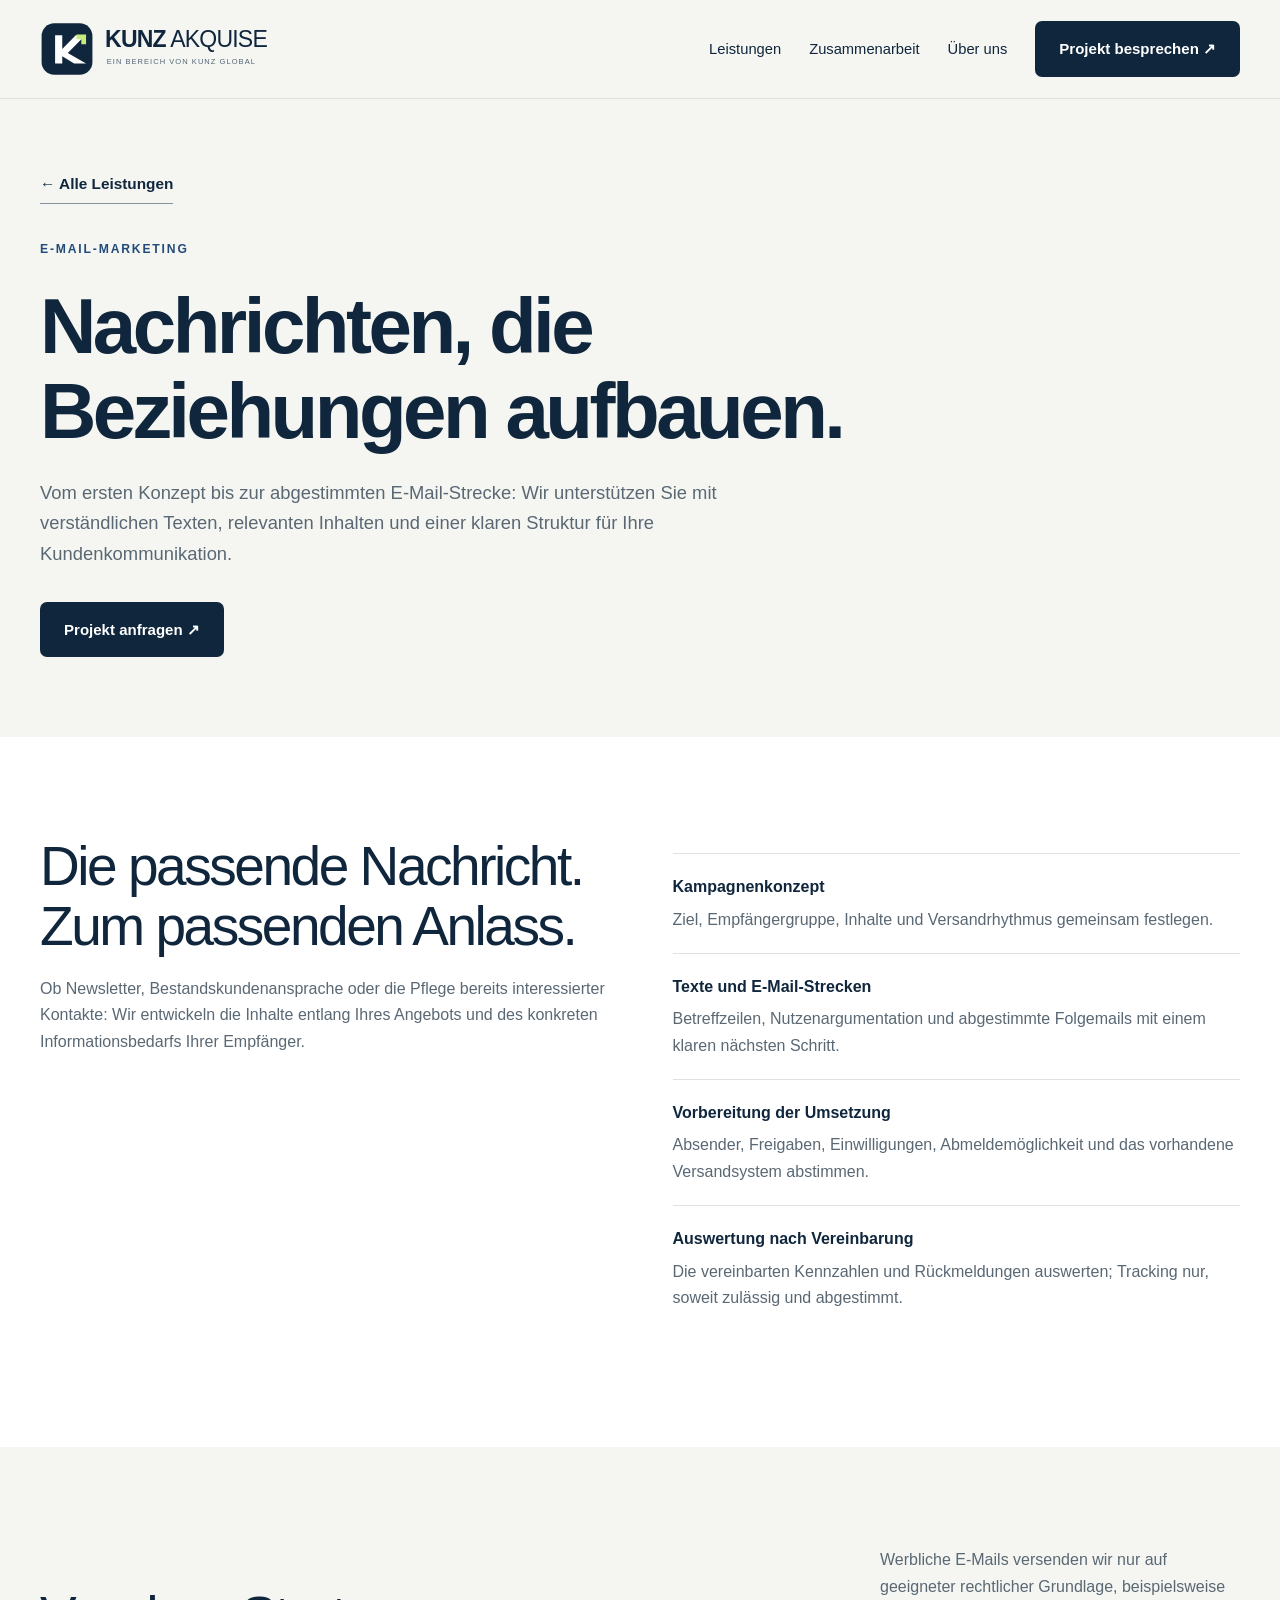
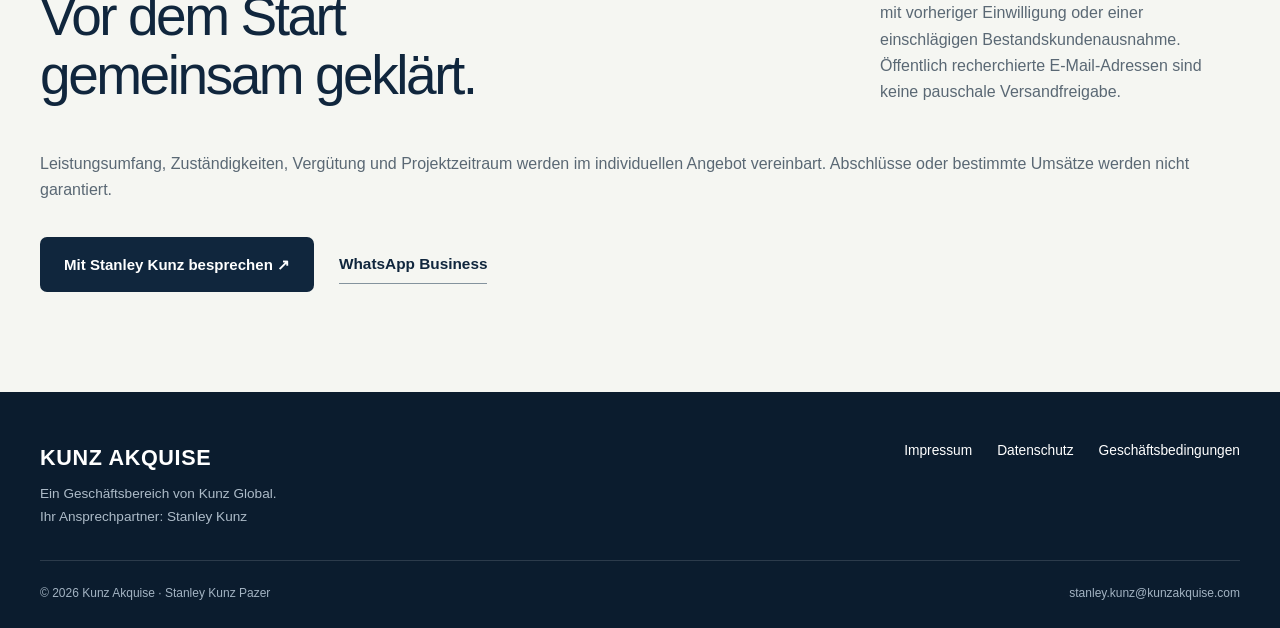
<file: email-marketing.html>
<!doctype html>
<html lang="de"><head><meta charset="utf-8"><meta name="viewport" content="width=device-width, initial-scale=1"><title>E-Mail-Marketing — Kunz Akquise</title><meta name="description" content="Kampagnenkonzepte, E-Mail-Texte, Follow-ups und Auswertung für geeignete B2B-Empfängergruppen."><meta name="theme-color" content="#10263d"><link rel="canonical" href="https://kunzakquise.com/email-marketing.html"><link rel="icon" href="assets/favicon.svg" type="image/svg+xml"><link rel="stylesheet" href="assets/styles.css"><script src="assets/site.js" defer></script></head><body><a class="skip" href="#inhalt">Zum Inhalt</a><header class="site-header"><nav class="nav wrap" aria-label="Hauptnavigation"><a class="brand" href="index.html"><img src="assets/kunz-akquise.svg" width="340" height="72" alt="Kunz Akquise — ein Geschäftsbereich von Kunz Global"></a><button class="menu-toggle" type="button" aria-expanded="false" aria-controls="navigation">Menü</button><div class="nav-links" id="navigation"><a href="index.html#leistungen">Leistungen</a><a href="index.html#ablauf">Zusammenarbeit</a><a href="index.html#ueber-uns">Über uns</a><a class="btn" href="index.html#kontakt">Projekt besprechen ↗</a></div></nav></header><main id="inhalt"><section class="service-hero wrap"><a class="text-link" href="index.html#leistungen">← Alle Leistungen</a><p class="eyebrow" style="margin-top:35px">E-Mail-Marketing</p><h1>Nachrichten, die<br>Beziehungen aufbauen.</h1><p class="intro">Vom ersten Konzept bis zur abgestimmten E-Mail-Strecke: Wir unterstützen Sie mit verständlichen Texten, relevanten Inhalten und einer klaren Struktur für Ihre Kundenkommunikation.</p><div class="actions"><a class="btn" href="index.html?leistung=E-Mail-Marketing#kontakt">Projekt anfragen ↗</a></div></section><section class="section" style="background:white"><div class="wrap deliverables"><div><h2>Die passende Nachricht. Zum passenden Anlass.</h2><p>Ob Newsletter, Bestandskundenansprache oder die Pflege bereits interessierter Kontakte: Wir entwickeln die Inhalte entlang Ihres Angebots und des konkreten Informationsbedarfs Ihrer Empfänger.</p></div><ul><li><strong>Kampagnenkonzept</strong><span>Ziel, Empfängergruppe, Inhalte und Versandrhythmus gemeinsam festlegen.</span></li><li><strong>Texte und E-Mail-Strecken</strong><span>Betreffzeilen, Nutzenargumentation und abgestimmte Folgemails mit einem klaren nächsten Schritt.</span></li><li><strong>Vorbereitung der Umsetzung</strong><span>Absender, Freigaben, Einwilligungen, Abmeldemöglichkeit und das vorhandene Versandsystem abstimmen.</span></li><li><strong>Auswertung nach Vereinbarung</strong><span>Die vereinbarten Kennzahlen und Rückmeldungen auswerten; Tracking nur, soweit zulässig und abgestimmt.</span></li></ul></div></section><section class="section wrap"><div class="section-top"><h2>Vor dem Start<br>gemeinsam geklärt.</h2><p>Werbliche E-Mails versenden wir nur auf geeigneter rechtlicher Grundlage, beispielsweise mit vorheriger Einwilligung oder einer einschlägigen Bestandskundenausnahme. Öffentlich recherchierte E-Mail-Adressen sind keine pauschale Versandfreigabe.</p></div><p>Leistungsumfang, Zuständigkeiten, Vergütung und Projektzeitraum werden im individuellen Angebot vereinbart. Abschlüsse oder bestimmte Umsätze werden nicht garantiert.</p><div class="actions"><a class="btn" href="index.html?leistung=E-Mail-Marketing#kontakt">Mit Stanley Kunz besprechen ↗</a><a class="text-link" href="https://wa.me/4963449269681" target="_blank" rel="noopener noreferrer">WhatsApp Business</a></div></section></main><footer class="footer"><div class="wrap"><div class="footer-top"><div><a class="footer-brand" href="index.html">KUNZ AKQUISE</a><p>Ein Geschäftsbereich von <a href="https://www.kunzglobal.com/">Kunz Global</a>.<br>Ihr Ansprechpartner: Stanley Kunz</p></div><nav class="footer-links" aria-label="Rechtliche Informationen"><a href="impressum.html">Impressum</a><a href="datenschutz.html">Datenschutz</a><a href="agb.html">Geschäftsbedingungen</a></nav></div><div class="footer-bottom"><span>© 2026 Kunz Akquise · Stanley Kunz Pazer</span><a href="mailto:stanley.kunz@kunzakquise.com">stanley.kunz@kunzakquise.com</a></div></div></footer></body></html>
</file>
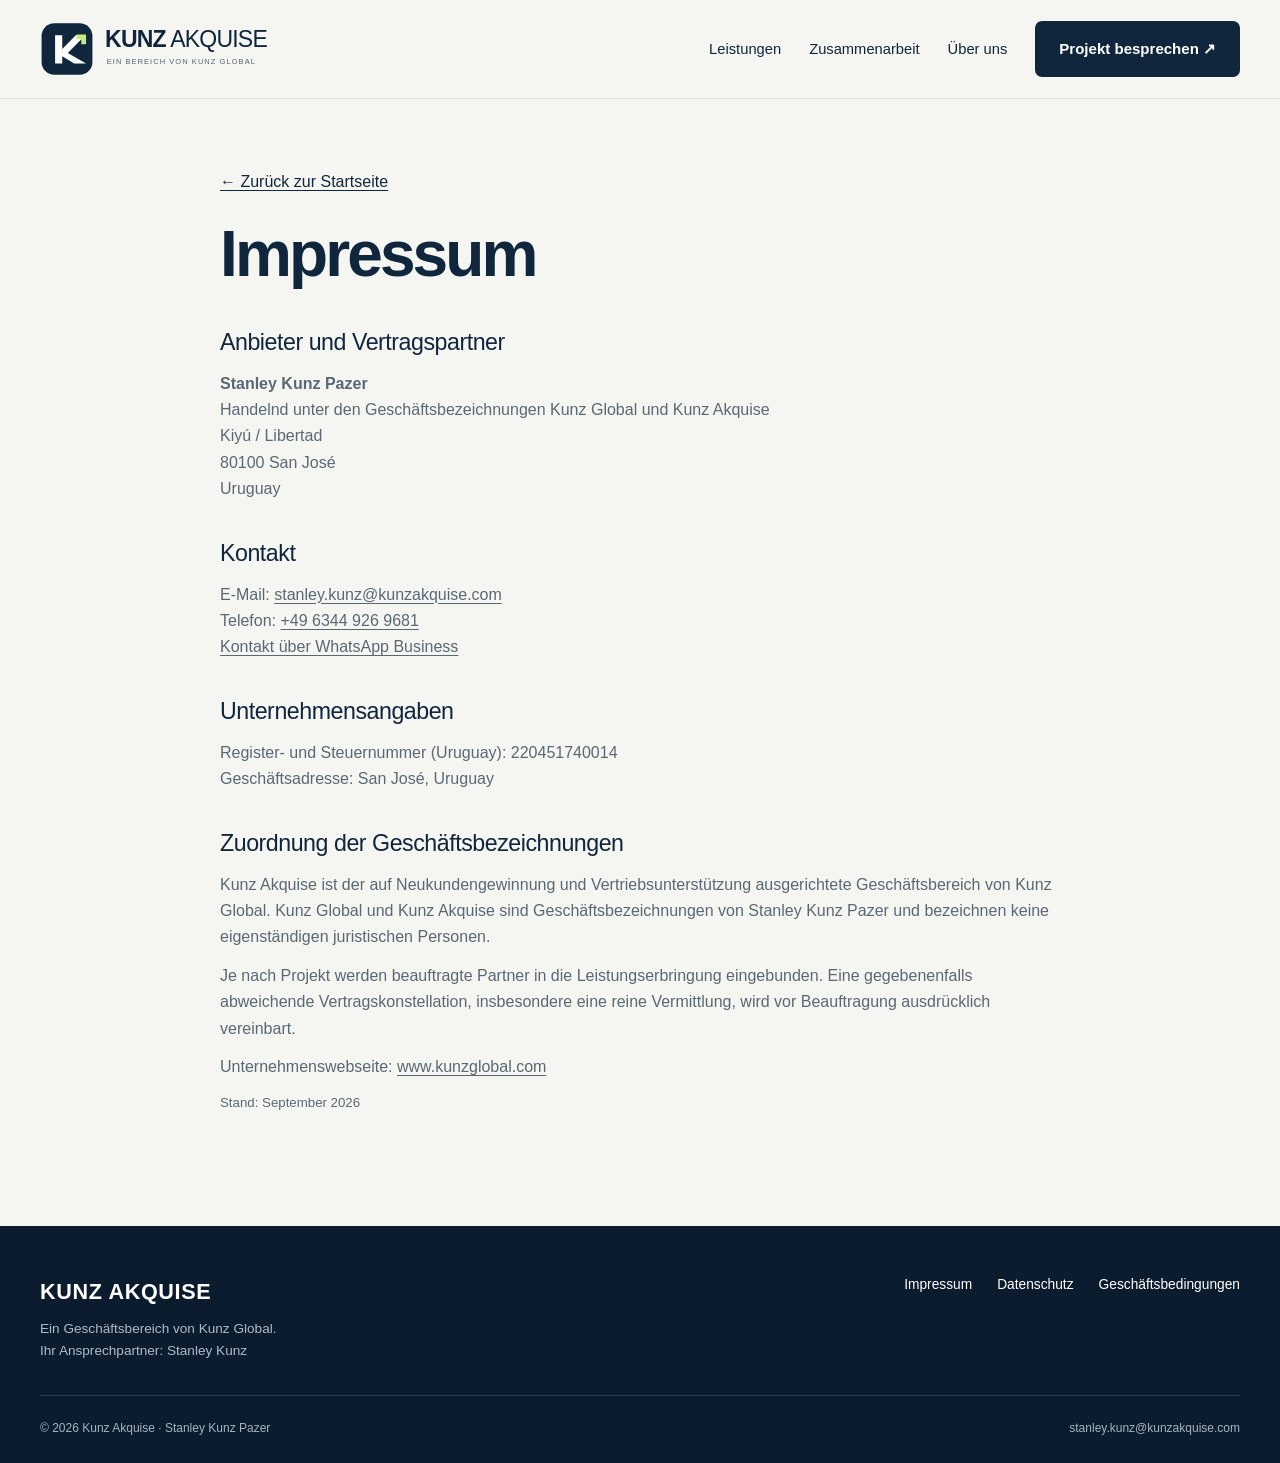
<file: impressum.html>
<!doctype html>
<html lang="de"><head><meta charset="utf-8"><meta name="viewport" content="width=device-width, initial-scale=1"><title>Impressum — Kunz Akquise</title><meta name="description" content="Anbieter, Kontakt und Unternehmensangaben von Kunz Akquise, einem Geschäftsbereich von Kunz Global."><meta name="theme-color" content="#10263d"><link rel="canonical" href="https://kunzakquise.com/impressum.html"><link rel="icon" href="assets/favicon.svg" type="image/svg+xml"><link rel="stylesheet" href="assets/styles.css"><script src="assets/site.js" defer></script></head><body><a class="skip" href="#inhalt">Zum Inhalt</a><header class="site-header"><nav class="nav wrap" aria-label="Hauptnavigation"><a class="brand" href="index.html"><img src="assets/kunz-akquise.svg" width="340" height="72" alt="Kunz Akquise — ein Geschäftsbereich von Kunz Global"></a><button class="menu-toggle" type="button" aria-expanded="false" aria-controls="navigation">Menü</button><div class="nav-links" id="navigation"><a href="index.html#leistungen">Leistungen</a><a href="index.html#ablauf">Zusammenarbeit</a><a href="index.html#ueber-uns">Über uns</a><a class="btn" href="index.html#kontakt">Projekt besprechen ↗</a></div></nav></header><main id="inhalt" class="legal wrap"><a href="index.html">← Zurück zur Startseite</a><h1>Impressum</h1><h2>Anbieter und Vertragspartner</h2><p><strong>Stanley Kunz Pazer</strong><br>Handelnd unter den Geschäftsbezeichnungen Kunz Global und Kunz Akquise<br>Kiyú / Libertad<br>80100 San José<br>Uruguay</p><h2>Kontakt</h2><p>E-Mail: <a href="mailto:stanley.kunz@kunzakquise.com">stanley.kunz@kunzakquise.com</a><br>Telefon: <a href="tel:+4963449269681">+49 6344 926 9681</a><br><a href="https://wa.me/4963449269681" target="_blank" rel="noopener noreferrer">Kontakt über WhatsApp Business</a></p><h2>Unternehmensangaben</h2><p>Register- und Steuernummer (Uruguay): 220451740014<br>Geschäftsadresse: San José, Uruguay</p><h2>Zuordnung der Geschäftsbezeichnungen</h2><p>Kunz Akquise ist der auf Neukundengewinnung und Vertriebsunterstützung ausgerichtete Geschäftsbereich von Kunz Global. Kunz Global und Kunz Akquise sind Geschäftsbezeichnungen von Stanley Kunz Pazer und bezeichnen keine eigenständigen juristischen Personen.</p><p>Je nach Projekt werden beauftragte Partner in die Leistungserbringung eingebunden. Eine gegebenenfalls abweichende Vertragskonstellation, insbesondere eine reine Vermittlung, wird vor Beauftragung ausdrücklich vereinbart.</p><p>Unternehmenswebseite: <a href="https://www.kunzglobal.com/">www.kunzglobal.com</a></p><p class="date">Stand: September 2026</p></main><footer class="footer"><div class="wrap"><div class="footer-top"><div><a class="footer-brand" href="index.html">KUNZ AKQUISE</a><p>Ein Geschäftsbereich von <a href="https://www.kunzglobal.com/">Kunz Global</a>.<br>Ihr Ansprechpartner: Stanley Kunz</p></div><nav class="footer-links" aria-label="Rechtliche Informationen"><a href="impressum.html">Impressum</a><a href="datenschutz.html">Datenschutz</a><a href="agb.html">Geschäftsbedingungen</a></nav></div><div class="footer-bottom"><span>© 2026 Kunz Akquise · Stanley Kunz Pazer</span><a href="mailto:stanley.kunz@kunzakquise.com">stanley.kunz@kunzakquise.com</a></div></div></footer></body></html>
</file>
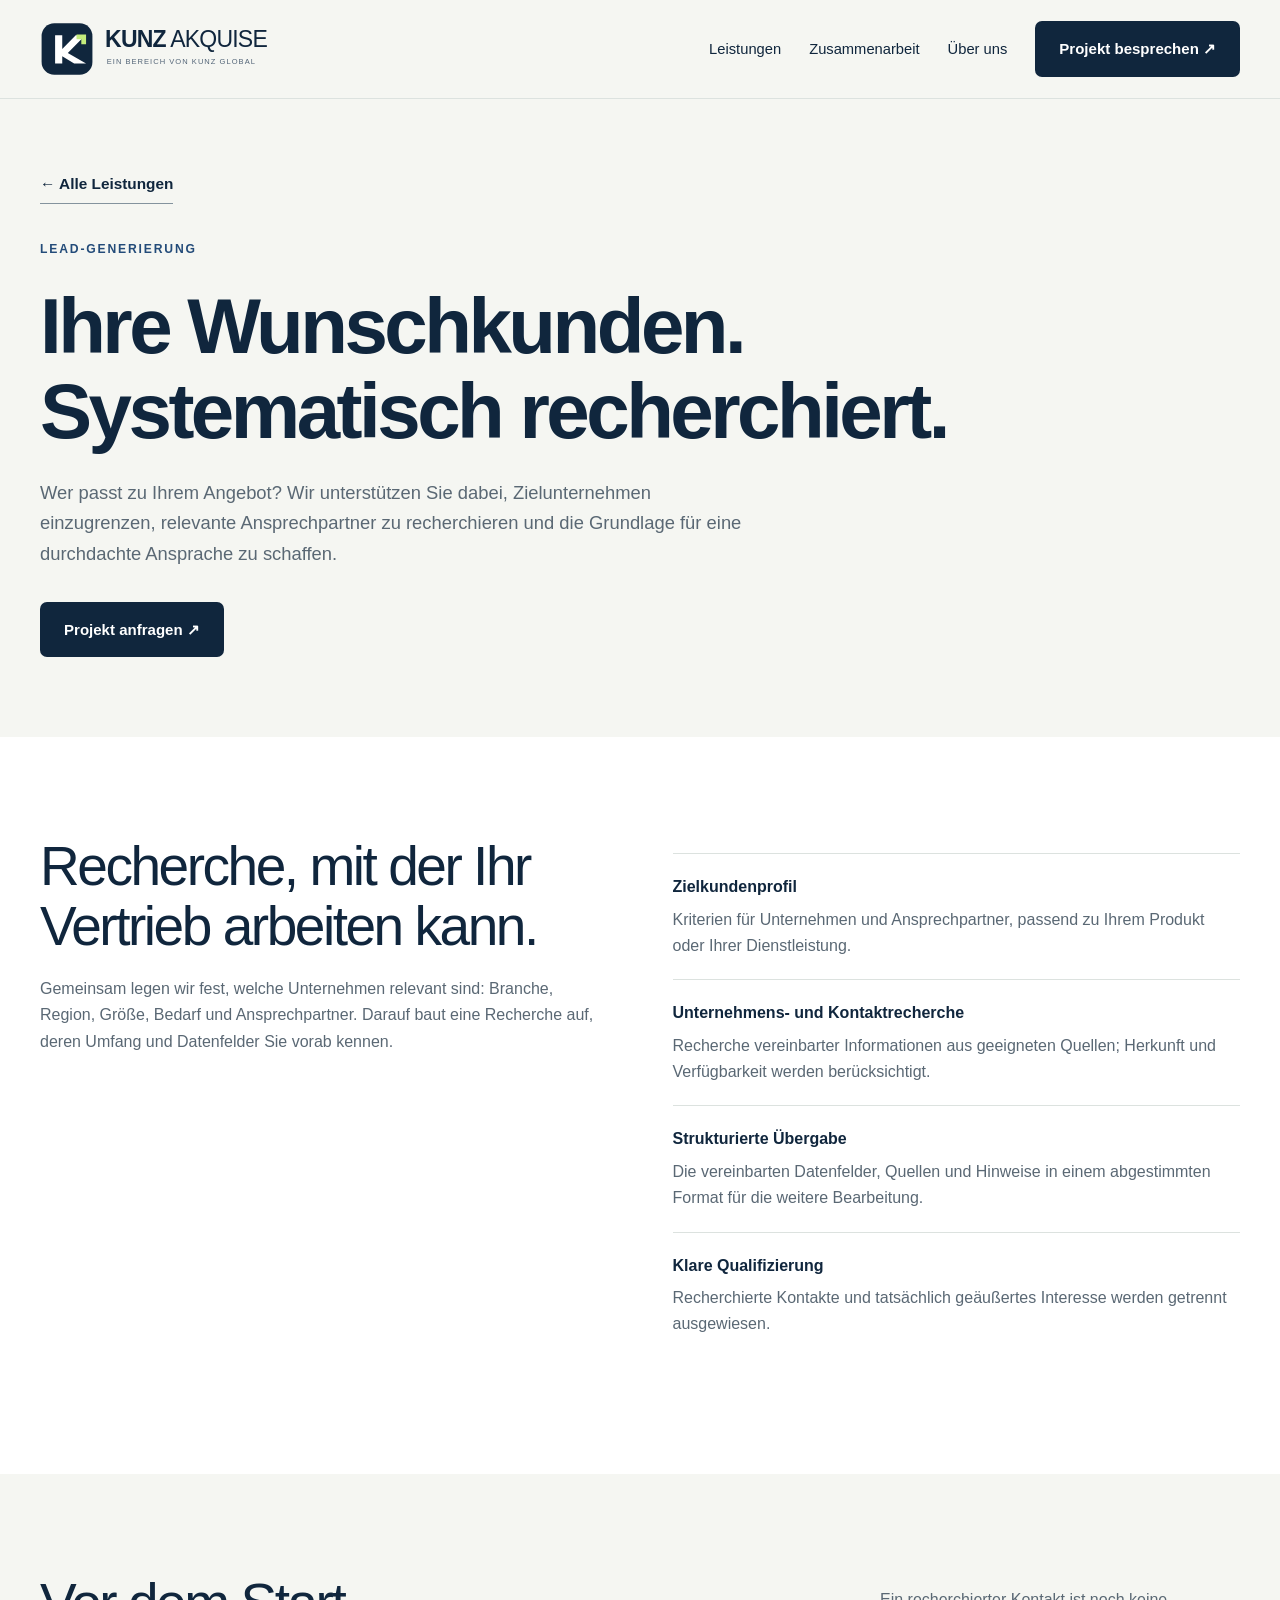
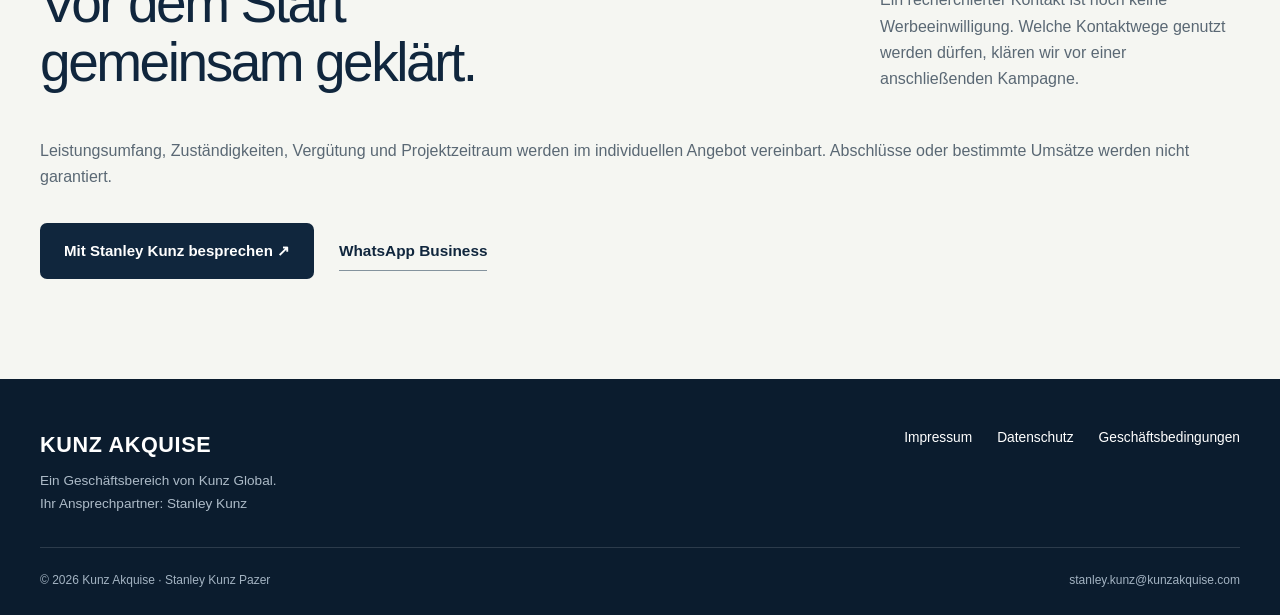
<file: lead-generierung.html>
<!doctype html>
<html lang="de"><head><meta charset="utf-8"><meta name="viewport" content="width=device-width, initial-scale=1"><title>Lead-Generierung — Kunz Akquise</title><meta name="description" content="Zielkundenprofile, Unternehmensrecherche und strukturierte Kontaktdaten für Ihren B2B-Vertrieb."><meta name="theme-color" content="#10263d"><link rel="canonical" href="https://kunzakquise.com/lead-generierung.html"><link rel="icon" href="assets/favicon.svg" type="image/svg+xml"><link rel="stylesheet" href="assets/styles.css"><script src="assets/site.js" defer></script></head><body><a class="skip" href="#inhalt">Zum Inhalt</a><header class="site-header"><nav class="nav wrap" aria-label="Hauptnavigation"><a class="brand" href="index.html"><img src="assets/kunz-akquise.svg" width="340" height="72" alt="Kunz Akquise — ein Geschäftsbereich von Kunz Global"></a><button class="menu-toggle" type="button" aria-expanded="false" aria-controls="navigation">Menü</button><div class="nav-links" id="navigation"><a href="index.html#leistungen">Leistungen</a><a href="index.html#ablauf">Zusammenarbeit</a><a href="index.html#ueber-uns">Über uns</a><a class="btn" href="index.html#kontakt">Projekt besprechen ↗</a></div></nav></header><main id="inhalt"><section class="service-hero wrap"><a class="text-link" href="index.html#leistungen">← Alle Leistungen</a><p class="eyebrow" style="margin-top:35px">Lead-Generierung</p><h1>Ihre Wunschkunden.<br>Systematisch recherchiert.</h1><p class="intro">Wer passt zu Ihrem Angebot? Wir unterstützen Sie dabei, Zielunternehmen einzugrenzen, relevante Ansprechpartner zu recherchieren und die Grundlage für eine durchdachte Ansprache zu schaffen.</p><div class="actions"><a class="btn" href="index.html?leistung=Lead-Generierung#kontakt">Projekt anfragen ↗</a></div></section><section class="section" style="background:white"><div class="wrap deliverables"><div><h2>Recherche, mit der Ihr Vertrieb arbeiten kann.</h2><p>Gemeinsam legen wir fest, welche Unternehmen relevant sind: Branche, Region, Größe, Bedarf und Ansprechpartner. Darauf baut eine Recherche auf, deren Umfang und Datenfelder Sie vorab kennen.</p></div><ul><li><strong>Zielkundenprofil</strong><span>Kriterien für Unternehmen und Ansprechpartner, passend zu Ihrem Produkt oder Ihrer Dienstleistung.</span></li><li><strong>Unternehmens- und Kontaktrecherche</strong><span>Recherche vereinbarter Informationen aus geeigneten Quellen; Herkunft und Verfügbarkeit werden berücksichtigt.</span></li><li><strong>Strukturierte Übergabe</strong><span>Die vereinbarten Datenfelder, Quellen und Hinweise in einem abgestimmten Format für die weitere Bearbeitung.</span></li><li><strong>Klare Qualifizierung</strong><span>Recherchierte Kontakte und tatsächlich geäußertes Interesse werden getrennt ausgewiesen.</span></li></ul></div></section><section class="section wrap"><div class="section-top"><h2>Vor dem Start<br>gemeinsam geklärt.</h2><p>Ein recherchierter Kontakt ist noch keine Werbeeinwilligung. Welche Kontaktwege genutzt werden dürfen, klären wir vor einer anschließenden Kampagne.</p></div><p>Leistungsumfang, Zuständigkeiten, Vergütung und Projektzeitraum werden im individuellen Angebot vereinbart. Abschlüsse oder bestimmte Umsätze werden nicht garantiert.</p><div class="actions"><a class="btn" href="index.html?leistung=Lead-Generierung#kontakt">Mit Stanley Kunz besprechen ↗</a><a class="text-link" href="https://wa.me/4963449269681" target="_blank" rel="noopener noreferrer">WhatsApp Business</a></div></section></main><footer class="footer"><div class="wrap"><div class="footer-top"><div><a class="footer-brand" href="index.html">KUNZ AKQUISE</a><p>Ein Geschäftsbereich von <a href="https://www.kunzglobal.com/">Kunz Global</a>.<br>Ihr Ansprechpartner: Stanley Kunz</p></div><nav class="footer-links" aria-label="Rechtliche Informationen"><a href="impressum.html">Impressum</a><a href="datenschutz.html">Datenschutz</a><a href="agb.html">Geschäftsbedingungen</a></nav></div><div class="footer-bottom"><span>© 2026 Kunz Akquise · Stanley Kunz Pazer</span><a href="mailto:stanley.kunz@kunzakquise.com">stanley.kunz@kunzakquise.com</a></div></div></footer></body></html>
</file>
<file: assets/styles.css>
@charset "UTF-8";
:root{--ink:#10263d;--muted:#5a6874;--paper:#f5f6f2;--white:#fff;--line:#dce2df;--lime:#c4ec7c;--blue:#234b79;--ok:#2d6a45;--fehler:#a33128;--radius:18px;--max:1200px}*{box-sizing:border-box}html{scroll-behavior:smooth;scroll-padding-top:110px}body{margin:0;color:var(--ink);background:var(--paper);font-family:Arial,Helvetica,sans-serif;font-size:16px;line-height:1.65;-webkit-font-smoothing:antialiased}a{color:inherit;text-decoration:none}button,input,select,textarea{font:inherit}button,a,input,select,textarea,summary{-webkit-tap-highlight-color:transparent}a:focus-visible,button:focus-visible,input:focus-visible,select:focus-visible,textarea:focus-visible,summary:focus-visible{outline:3px solid #4071bb;outline-offset:5px}img{max-width:100%;display:block}h1,h2,h3,p{margin:0}h1,h2,h3{line-height:1.08;letter-spacing:-.045em}h1{font-size:clamp(3.3rem,6.1vw,5.8rem);font-weight:600}h2{font-size:clamp(2.3rem,4.3vw,4rem);font-weight:500}h3{font-size:1.5rem;font-weight:600;letter-spacing:-.025em}p{color:var(--muted)}.wrap{max-width:var(--max);width:calc(100% - 80px);margin-inline:auto}.skip{position:absolute;left:10px;top:-100px;z-index:100;background:white;padding:12px}.skip:focus{top:10px}.site-header{position:sticky;top:0;z-index:20;background:rgba(245,246,242,.96);border-bottom:1px solid var(--line);backdrop-filter:blur(12px)}.nav{display:flex;min-height:98px;align-items:center;gap:35px}.brand{margin-right:auto}.brand img{width:270px;height:auto}.nav-links{display:flex;align-items:center;gap:28px;font-size:.92rem}.nav-links>a:not(.btn):hover{color:var(--blue);text-decoration:underline;text-underline-offset:6px}.btn{display:inline-flex;align-items:center;justify-content:center;gap:20px;padding:16px 23px;border:1px solid transparent;border-radius:7px;background:var(--ink);color:white;font-size:.94rem;font-weight:600;line-height:1.4;cursor:pointer;transition:transform .18s,background .18s}.btn:hover{background:#244660;transform:translateY(-2px)}.btn.light{background:var(--lime);color:var(--ink)}.btn.light:hover{background:#d6f4a4}.btn.outline{background:transparent;border-color:#b8c2c7;color:var(--ink)}.btn.outline:hover{background:white}.text-link{display:inline-flex;align-items:center;gap:16px;font-size:.96rem;font-weight:600;border-bottom:1px solid #84939e;padding:7px 0}.menu-toggle{display:none;border:1px solid var(--line);background:white;border-radius:7px;padding:10px 14px}.eyebrow{font-size:.76rem;letter-spacing:.15em;font-weight:700;text-transform:uppercase;color:var(--blue);margin-bottom:24px}.hero{padding:79px 0 66px}.hero-grid{display:grid;grid-template-columns:1.15fr 1fr;gap:60px;align-items:center}.hero h1 span{color:#52725e}.hero .intro{font-size:1.12rem;line-height:1.75;max-width:530px;margin-top:29px}.actions{display:flex;align-items:center;gap:25px;flex-wrap:wrap;margin-top:33px}.hero-note{font-size:.83rem;margin-top:20px}.process-visual{background:var(--ink);border-radius:22px;color:white;padding:31px;position:relative;overflow:hidden;box-shadow:0 22px 50px #10263d17}.visual-top{display:flex;justify-content:space-between;align-items:center;border-bottom:1px solid #ffffff25;padding-bottom:22px;margin-bottom:30px;font-size:.73rem;letter-spacing:.12em}.visual-top span:last-child{color:var(--lime)}.journey{display:grid;gap:13px}.journey-step{border:1px solid #ffffff26;border-radius:10px;padding:20px;display:grid;grid-template-columns:36px 1fr;gap:10px;background:#ffffff05}.journey-step .number{font-size:.78rem;color:#aebfce;padding-top:3px}.journey-step strong{font-size:1.1rem;font-weight:500}.journey-step p{color:#b5c5d0;font-size:.85rem;margin-top:5px}.journey-step:last-child{background:var(--lime);color:var(--ink);border-color:var(--lime)}.journey-step:last-child p,.journey-step:last-child .number{color:#3c513c}.visual-bottom{font-size:.73rem;color:#b5c5d0;padding-top:24px;display:flex;justify-content:space-between}.strip{border-top:1px solid var(--line);border-bottom:1px solid var(--line);padding:23px 0}.strip-inner{display:flex;align-items:center;justify-content:space-between;gap:25px;flex-wrap:wrap;font-size:.88rem}.strip-inner>span:first-child{color:var(--muted)}.strip strong{font-weight:500}.section{padding:100px 0}.section-top{display:flex;justify-content:space-between;gap:70px;align-items:end;margin-bottom:45px}.section-top h2{max-width:620px}.section-top>p{max-width:360px}.services{display:grid;grid-template-columns:repeat(3,1fr);gap:20px}.service{padding:32px;background:white;border:1px solid var(--line);border-radius:var(--radius);display:flex;flex-direction:column;min-height:410px}.service .service-no{font-size:.8rem;letter-spacing:.08em;color:#728591;margin-bottom:42px}.service h3{margin-bottom:18px}.service p{font-size:.97rem}.service ul{padding-left:18px;margin:22px 0 30px;color:var(--muted);font-size:.87rem}.service .text-link{align-self:start;margin-top:auto}.service.featured{background:#e7efdF;border-color:#cedfc1}.dark{background:var(--ink);color:white}.dark .eyebrow{color:var(--lime)}.dark p{color:#b9c7d3}.method-grid{display:grid;grid-template-columns:.95fr 1fr;gap:100px}.method-copy p{margin-top:28px;max-width:460px}.steps{list-style:none;padding:0;margin:0;counter-reset:method}.steps li{padding:25px 0;border-top:1px solid #ffffff2b;display:grid;grid-template-columns:40px 1fr;gap:20px}.steps li:last-child{border-bottom:1px solid #ffffff2b}.steps li::before{counter-increment:method;content:'0' counter(method);font-size:.78rem;color:var(--lime);padding-top:4px}.steps h3{font-size:1.23rem;letter-spacing:-.02em;margin-bottom:9px}.steps p{font-size:.93rem}.fit-grid{display:grid;grid-template-columns:repeat(3,1fr);gap:40px}.fit-card{border-top:2px solid var(--ink);padding-top:24px}.fit-card p{margin-top:17px}.fit-card span{font-size:.77rem;display:block;margin-bottom:18px;color:var(--muted)}.partner-panel{display:grid;grid-template-columns:1fr 1.1fr;border:1px solid var(--line);background:white;border-radius:var(--radius);overflow:hidden;margin-top:75px}.partner-mark{padding:38px 34px;background:#e9edf0;display:flex;flex-direction:column;align-items:center;justify-content:center;gap:24px}.portrait{width:min(100%,310px);height:auto;aspect-ratio:1;object-fit:cover;border-radius:16px;box-shadow:0 18px 40px #10263d1f}.partner-brand{display:inline-flex;align-items:center;gap:13px;text-align:left}.partner-brand img{width:46px;height:46px;border-radius:50%;mix-blend-mode:multiply;flex:none}.partner-brand strong{display:block;font-size:1.05rem;letter-spacing:.08em;line-height:1.2}.partner-brand small{display:block;color:var(--muted);font-size:.8rem;margin-top:2px}.partner-brand:hover small{text-decoration:underline;text-underline-offset:4px}.partner-copy{padding:46px}.partner-copy h3{font-size:1.8rem;margin-bottom:22px}.partner-copy p{margin:15px 0}.partner-copy .signature{color:var(--ink);font-weight:700;margin-top:26px}.partner-copy small{color:var(--muted)}.faq-layout{display:grid;grid-template-columns:.8fr 1.2fr;gap:90px}.faq-layout>div>p{margin-top:25px}.faqs details{border-bottom:1px solid var(--line);padding:23px 0}.faqs details:first-child{border-top:1px solid var(--line)}summary{cursor:pointer;font-size:1.05rem;font-weight:600;padding-right:28px;list-style:none;position:relative}summary::-webkit-details-marker{display:none}summary:after{content:'+';position:absolute;right:0;font-size:1.35rem;font-weight:400;top:-4px}details[open] summary:after{content:'−'}.faqs p{padding-top:18px;font-size:.95rem}.contact{background:#e5eedb}.contact-grid{display:grid;grid-template-columns:1fr 1fr;gap:80px}.contact-copy>p{margin-top:25px}.contact-links{margin-top:40px;display:grid;gap:20px}.contact-links a{overflow-wrap:anywhere}.contact-links small{display:block;color:var(--muted);font-size:.79rem;margin-bottom:3px}.contact-links strong{font-size:1.17rem;font-weight:500}.contact-form{background:white;border:1px solid #ccd7c5;padding:32px;border-radius:var(--radius)}.form-row{display:grid;grid-template-columns:1fr 1fr;gap:16px}label{display:block;font-size:.85rem;font-weight:600;margin-bottom:19px}input,select,textarea{width:100%;display:block;margin-top:7px;padding:12px;border:1px solid #c7d0d4;border-radius:5px;background:#fff;color:var(--ink);min-height:48px}textarea{resize:vertical;min-height:110px}.form-note{font-size:.79rem;line-height:1.6;margin:0 0 18px}.form-note a{text-decoration:underline}.contact-form .btn{width:100%}.hp{position:absolute;width:1px;height:1px;overflow:hidden;clip:rect(0 0 0 0);white-space:nowrap}.form-feedback{font-size:.88rem;line-height:1.55;margin-top:15px}.form-feedback:empty{margin-top:0}.form-feedback[data-state]{padding:13px 15px;border-radius:9px;border:1px solid}.form-feedback[data-state='ok']{color:var(--ok);border-color:#bcd7c4;background:#f1f8f2}.form-feedback[data-state='fehler']{color:var(--fehler);border-color:#e3c3c0;background:#fdf3f2}.contact-form .btn:disabled{opacity:.65;cursor:progress;transform:none}.footer{background:#0b1c2e;color:white;padding:48px 0 24px}.footer-top{display:flex;justify-content:space-between;align-items:start;gap:40px;padding-bottom:32px}.footer-brand{font-size:1.35rem;font-weight:700;letter-spacing:.03em}.footer-top p{color:#adbbc8;font-size:.85rem;max-width:400px;margin-top:8px}.footer-links{display:flex;gap:25px;flex-wrap:wrap;font-size:.86rem}.footer-links a:hover{text-decoration:underline}.footer-bottom{border-top:1px solid #ffffff23;display:flex;justify-content:space-between;gap:20px;padding-top:23px;color:#a3b3c2;font-size:.75rem}.legal{max-width:840px;padding:70px 0 100px}.legal h1{font-size:clamp(2.6rem,6vw,4rem);margin:25px 0 40px}.legal h2{font-size:1.45rem;margin:38px 0 16px;letter-spacing:-.02em}.legal p,.legal ul{margin:12px 0;color:var(--muted)}.legal a:not(.btn){text-decoration:underline;text-underline-offset:3px;overflow-wrap:anywhere}.legal .date{font-size:.83rem}.service-hero{padding:65px 0 80px}.service-hero h1{max-width:960px;margin:25px 0}.service-hero .intro{max-width:720px;font-size:1.15rem}.deliverables{display:grid;grid-template-columns:1fr 1fr;gap:65px}.deliverables p{margin-top:20px}.deliverables ul{padding:0;list-style:none}.deliverables li{border-top:1px solid var(--line);padding:20px 0}.deliverables li strong{display:block;margin-bottom:6px}.deliverables li span{color:var(--muted)}@media(max-width:1000px){.nav{gap:20px}.brand img{width:225px}.nav-links{gap:16px}.hero-grid{gap:35px}.wrap{width:calc(100% - 48px)}.method-grid,.contact-grid,.faq-layout{gap:45px}.service{padding:25px}}@media(max-width:760px){.wrap{width:calc(100% - 36px)}.nav{min-height:80px}.brand img{width:230px}.menu-toggle{display:block}.nav-links{display:none;position:absolute;top:80px;left:0;right:0;padding:22px;background:var(--paper);border-bottom:1px solid var(--line);align-items:stretch}.nav-links.is-open{display:flex;flex-direction:column}.nav-links>a{padding:9px}.hero{padding:45px 0}.hero-grid,.method-grid,.contact-grid,.faq-layout,.deliverables{grid-template-columns:1fr;gap:40px}.hero h1{font-size:clamp(3rem,11vw,4.4rem)}.hero .intro{font-size:1.03rem}.process-visual{padding:24px}.journey-step{padding:17px}.section{padding:65px 0}.section-top{display:block;margin-bottom:32px}.section-top>p{margin-top:22px;max-width:none}.services,.fit-grid{grid-template-columns:1fr}.service{min-height:0}.service .service-no{margin-bottom:25px}.strip-inner{justify-content:start;gap:12px 24px}.strip-inner>span:first-child{width:100%}.partner-panel{grid-template-columns:1fr;margin-top:45px}.partner-mark{padding:30px}.partner-copy{padding:28px}.footer-top,.footer-bottom{flex-direction:column;gap:25px}.contact-form{padding:23px}.legal{padding-top:45px}.form-row{grid-template-columns:1fr;gap:0}.service-hero{padding:40px 0 55px}.service-hero h1{font-size:clamp(2.6rem,9.4vw,4.4rem)}.legal h1{font-size:clamp(2.1rem,8vw,4rem)}h1,h2,h3{overflow-wrap:break-word}}@media(prefers-reduced-motion:reduce){html{scroll-behavior:auto}*,*:before,*:after{animation:none!important;transition:none!important}}
</file>
